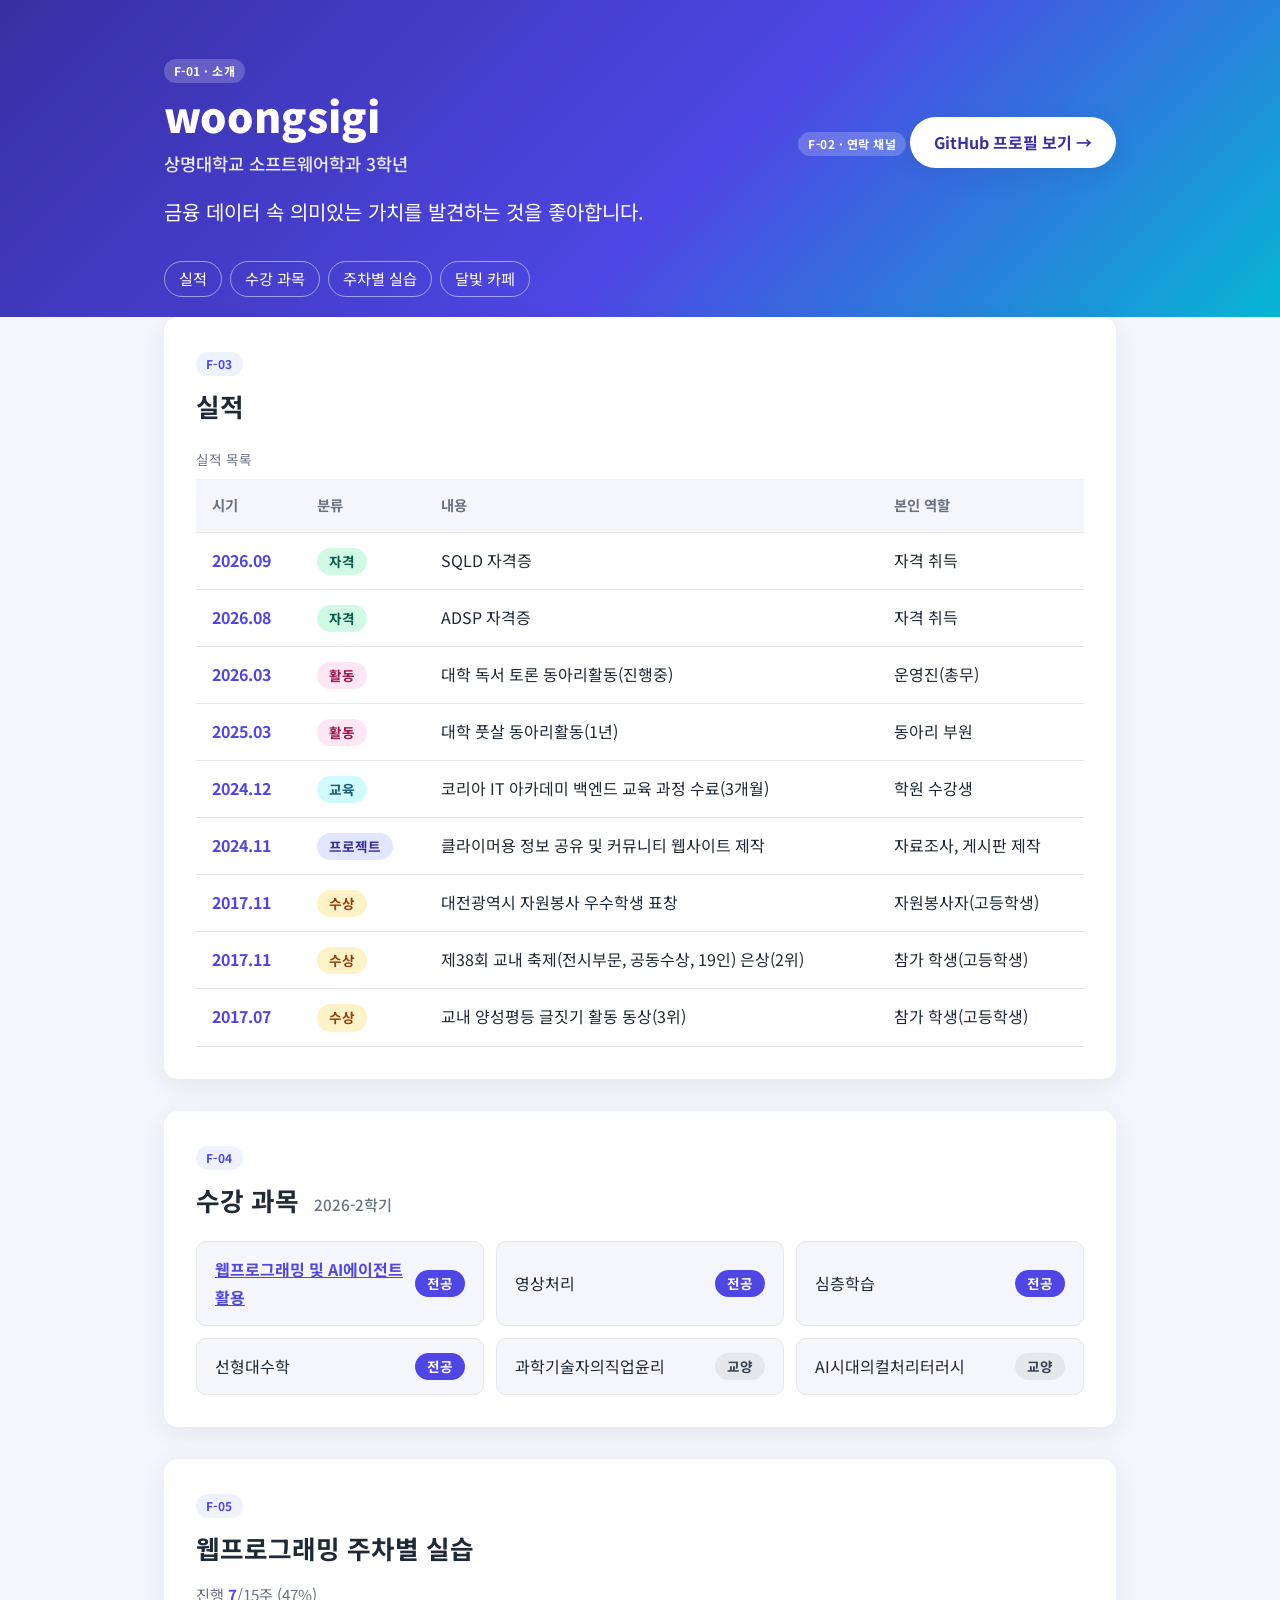
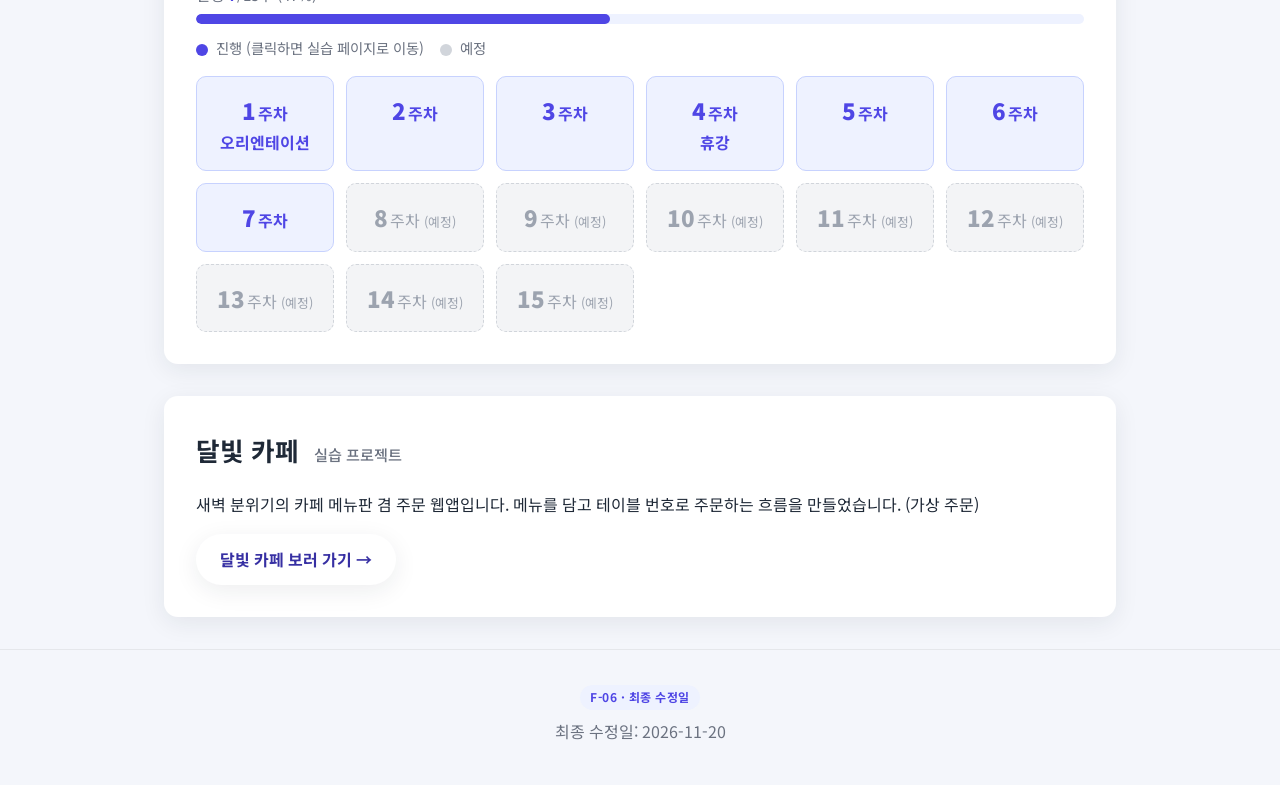
<file: index.html>
<!DOCTYPE html>
<html lang="ko">
<head>
    <meta charset="UTF-8">
    <meta name="viewport" content="width=device-width, initial-scale=1.0">
    <title>woongsigi의 웹프로그래밍 실습 공간</title>
    <meta name="description" content="금융 데이터 속 의미있는 가치를 발견하는 것을 좋아하는 상명대학교 소프트웨어학과 학생의 개인 이력서">
    <meta property="og:type" content="website">
    <meta property="og:title" content="woongsigi | 개인 이력서">
    <meta property="og:description" content="금융 데이터 속 의미있는 가치를 발견하는 것을 좋아하는 상명대학교 소프트웨어학과 학생의 개인 이력서">
    <meta property="og:url" content="https://woongsigi.smu.ai.kr/">
    <meta name="theme-color" content="#4f46e5">
    <link rel="icon" href="data:image/svg+xml,%3Csvg%20xmlns='http://www.w3.org/2000/svg'%20viewBox='0%200%2032%2032'%3E%3Crect%20width='32'%20height='32'%20rx='7'%20fill='%234f46e5'/%3E%3Ctext%20x='16'%20y='23'%20font-size='20'%20font-family='sans-serif'%20font-weight='700'%20text-anchor='middle'%20fill='white'%3EW%3C/text%3E%3C/svg%3E">
    <link rel="preconnect" href="https://fonts.googleapis.com">
    <link rel="preconnect" href="https://fonts.gstatic.com" crossorigin>
    <link rel="stylesheet" href="https://fonts.googleapis.com/css2?family=Noto+Sans+KR:wght@400;500;700;900&amp;display=swap">
    <link rel="stylesheet" href="style.css?v=20261021">
</head>
<body>
<!-- Claude 편집 테스트: 이 주석은 화면에 보이지 않습니다 -->

<!-- ==========================================================
     HEADER  (F-01 소개 / F-02 연락 채널)
     ========================================================== -->
<header id="top">
    <div class="container header-inner">

        <!-- F-01 소개 : 활동명 / 소속 / 한 줄 소개 -->
        <div class="profile" id="f01">
            <p class="badge">F-01 · 소개</p>
            <!-- [직접 입력] 활동명 (실명 금지) -->
            <h1>woongsigi</h1>
            <p class="affiliation">상명대학교 소프트웨어학과 3학년</p>
            <!-- [직접 입력] 관심 분야를 담은 한 줄 소개 (1문장, 50자 이내) -->
            <p class="intro">금융 데이터 속 의미있는 가치를 발견하는 것을 좋아합니다.</p>
        </div>

        <!-- F-02 연락 채널 : GitHub 링크 1개만 (이메일·전화번호 등 금지) -->
        <div class="contact" id="f02">
            <p class="badge">F-02 · 연락 채널</p>
            <!-- [직접 입력] href를 본인 GitHub 프로필 주소로 수정 -->
            <a class="button" href="https://github.com/woongkyu1182" target="_blank" rel="noopener">GitHub 프로필 보기 →</a>
        </div>

    </div>

    <nav class="container" aria-label="페이지 내 이동">
        <ul>
            <li><a href="#f03">실적</a></li>
            <li><a href="#f04">수강 과목</a></li>
            <li><a href="#f05">주차별 실습</a></li>
            <li><a href="#cafe">달빛 카페</a></li>
        </ul>
    </nav>
</header>

<main class="container">

    <!-- ==========================================================
         F-03 실적 목록 (표 / 시기 역순 / 4건 이상 / 중·고등학교 시절 1건 이상)
         ========================================================== -->
    <section id="f03" aria-labelledby="f03-title">
        <p class="badge">F-03</p>
        <h2 id="f03-title">실적</h2>
        <div class="table-wrap">
            <table>
                <caption>실적 목록</caption>
                <thead>
                    <tr>
                        <th scope="col">시기</th>
                        <th scope="col">분류</th>
                        <th scope="col">내용</th>
                        <th scope="col">본인 역할</th>
                    </tr>
                </thead>
                <tbody>
                    <!--
                        [직접 입력] 규칙
                        - 시기: YYYY.MM  / 최신이 맨 위
                        - 분류: 프로젝트 · 수상 · 자격 · 활동 · 교육 중 하나
                        - 학교명·실명 금지 (예: "고등학교 SW동아리")
                        - 분류 span의 class: project / award / license / activity / education
                          (분류에 맞춰 class와 글자를 함께 바꾸세요)
                    -->
                    <tr>
                        <td>2026.09</td>
                        <td><span class="tag license">자격</span></td>
                        <td>SQLD 자격증</td>
                        <td>자격 취득</td>
                    </tr>
                    <tr>
                        <td>2026.08</td>
                        <td><span class="tag license">자격</span></td>
                        <td>ADSP 자격증</td>
                        <td>자격 취득</td>
                    </tr>
                    <tr>
                        <td>2026.03</td>
                        <td><span class="tag activity">활동</span></td>
                        <td>대학 독서 토론 동아리활동(진행중)</td>
                        <td>운영진(총무)</td>
                    </tr>
                    <tr>
                        <td>2025.03</td>
                        <td><span class="tag activity">활동</span></td>
                        <td>대학 풋살 동아리활동(1년)</td>
                        <td>동아리 부원</td>
                    </tr>
                    <tr>
                        <td>2024.12</td>
                        <td><span class="tag education">교육</span></td>
                        <td>코리아 IT 아카데미 백엔드 교육 과정 수료(3개월) </td>
                        <td>학원 수강생</td>
                    </tr>
                    <tr>
                        <td>2024.11</td>
                        <td><span class="tag project">프로젝트</span></td>
                        <td>클라이머용 정보 공유 및 커뮤니티 웹사이트 제작 </td>
                        <td>자료조사, 게시판 제작 </td>
                    </tr>
                    <tr>
                        <td>2017.11</td>
                        <td><span class="tag award">수상</span></td>
                        <td>대전광역시 자원봉사 우수학생 표창</td>
                        <td>자원봉사자(고등학생)</td>
                    </tr>
                    <tr>
                        <td>2017.11</td>
                        <td><span class="tag award">수상</span></td>
                        <td>제38회 교내 축제(전시부문, 공동수상, 19인) 은상(2위)</td>
                        <td>참가 학생(고등학생)</td>
                    </tr>
                    <tr>
                        <td>2017.07</td>
                        <td><span class="tag award">수상</span></td>
                        <td>교내 양성평등 글짓기 활동 동상(3위)</td>
                        <td>참가 학생(고등학생)</td>
                    </tr>
                    <!-- 중·고등학교 시절 실적 1건 이상 필수 -->
                    <!-- 실적을 더 추가하려면 위 <tr> 블록을 복사해서 시기 순서에 맞게 끼워 넣으세요 -->
                </tbody>
            </table>
        </div>
    </section>

    <!-- ==========================================================
         F-04 수강 과목 (2026-2학기 전체 / 과목명 + 이수 구분)
         ========================================================== -->
    <section id="f04" aria-labelledby="f04-title">
        <p class="badge">F-04</p>
        <h2 id="f04-title">수강 과목 <span class="sub">2026-2학기</span></h2>
        <ul class="course-list">
            <!-- 본 과목 : F-05 영역으로 이동하는 링크 -->
            <li>
                <a href="#f05">웹프로그래밍 및 AI에이전트 활용</a>
                <span class="tag major">전공</span>
            </li>
            <!-- [직접 입력] 이번 학기 나머지 수강 과목을 모두 추가 (전공 → class="tag major" / 교양 → class="tag general") -->
            <li>
                <span class="course-name">영상처리</span>
                <span class="tag major">전공</span>
            </li>
            <li>
                <span class="course-name">심층학습</span>
                <span class="tag major">전공</span>
            </li>
            <li>
                <span class="course-name">선형대수학</span>
                <span class="tag major">전공</span>
            </li>
            <li>
                <span class="course-name">과학기술자의직업윤리</span>
                <span class="tag general">교양</span>
            </li>
            <li>
                <span class="course-name">AI시대의컬처리터러시</span>
                <span class="tag general">교양</span>
            </li>
            <!--
            <li>
                <span class="course-name">과목명</span>
                <span class="tag major">전공</span>
            </li>
            -->
        </ul>
    </section>

    <!-- ==========================================================
         F-05 본 과목 주차별 링크 (1~15주차 / 진행 = 링크 / 예정 = 링크 없음)
         ========================================================== -->
    <section id="f05" aria-labelledby="f05-title">
        <p class="badge">F-05</p>
        <h2 id="f05-title">웹프로그래밍 주차별 실습</h2>
        <!-- 진행률: 진행한 주차 수(value)와 전체 15주(max)를 같게 유지 -->
        <p class="progress-text">진행 <strong>7</strong>/15주 (47%)</p>
        <progress class="progress-bar" value="7" max="15" aria-label="본 과목 진행률">47%</progress>
        <p class="legend">
            <span class="dot done-dot"></span> 진행 (클릭하면 실습 페이지로 이동)
            <span class="dot planned-dot"></span> 예정
        </p>
        <ol class="weeks">
            <!-- [직접 입력] 진행한 주차: class="done" + 실습 페이지 경로(href) 수정 -->
            <li class="done"><span class="no-link"><span class="num">1</span>주차<span class="note">오리엔테이션</span></span></li>
            <li class="done"><a href="doc1.html"><span class="num">2</span>주차</a></li>
            <li class="done"><a href="doc2.html"><span class="num">3</span>주차</a></li>
            <li class="done"><span class="no-link"><span class="num">4</span>주차<span class="note">휴강</span></span></li>
            <li class="done"><a href="doc03.html"><span class="num">5</span>주차</a></li>
            <li class="done"><a href="doc04.html"><span class="num">6</span>주차</a></li>
            <li class="done"><a href="doc05.html"><span class="num">7</span>주차</a></li>
            <!-- 예정 주차: 링크 없음. 진행하면 아래처럼 교체
                 <li class="done"><a href="week08.html"><span class="num">8</span>주차</a></li> -->
            <li class="planned"><span class="num">8</span>주차 <em>(예정)</em></li>
            <li class="planned"><span class="num">9</span>주차 <em>(예정)</em></li>
            <li class="planned"><span class="num">10</span>주차 <em>(예정)</em></li>
            <li class="planned"><span class="num">11</span>주차 <em>(예정)</em></li>
            <li class="planned"><span class="num">12</span>주차 <em>(예정)</em></li>
            <li class="planned"><span class="num">13</span>주차 <em>(예정)</em></li>
            <li class="planned"><span class="num">14</span>주차 <em>(예정)</em></li>
            <li class="planned"><span class="num">15</span>주차 <em>(예정)</em></li>
        </ol>
    </section>

    <!-- ==========================================================
         달빛 카페 (수업 실습 프로젝트: 카페 주문 웹앱)
         ========================================================== -->
    <section id="cafe" aria-labelledby="cafe-title">
        <h2 id="cafe-title">달빛 카페 <span class="sub">실습 프로젝트</span></h2>
        <p>새벽 분위기의 카페 메뉴판 겸 주문 웹앱입니다. 메뉴를 담고 테이블 번호로 주문하는 흐름을 만들었습니다. (가상 주문)</p>
        <a class="button" href="달빛카페/index.html">달빛 카페 보러 가기 →</a>
    </section>

    <!-- [선택·가산점] 추가 요구사항(A-01~)을 구현했다면 여기에 <section id="a01"> 추가 -->

</main>

<!-- ==========================================================
     FOOTER  (F-06 최종 수정일)
     ========================================================== -->
<footer id="f06">
    <div class="container">
        <p class="badge">F-06 · 최종 수정일</p>
        <!-- [직접 입력] 배포 저장소의 마지막 커밋 날짜와 같게 -->
        <p>최종 수정일: 2026-11-20</p>
    </div>
</footer>

</body>
</html>
</file>
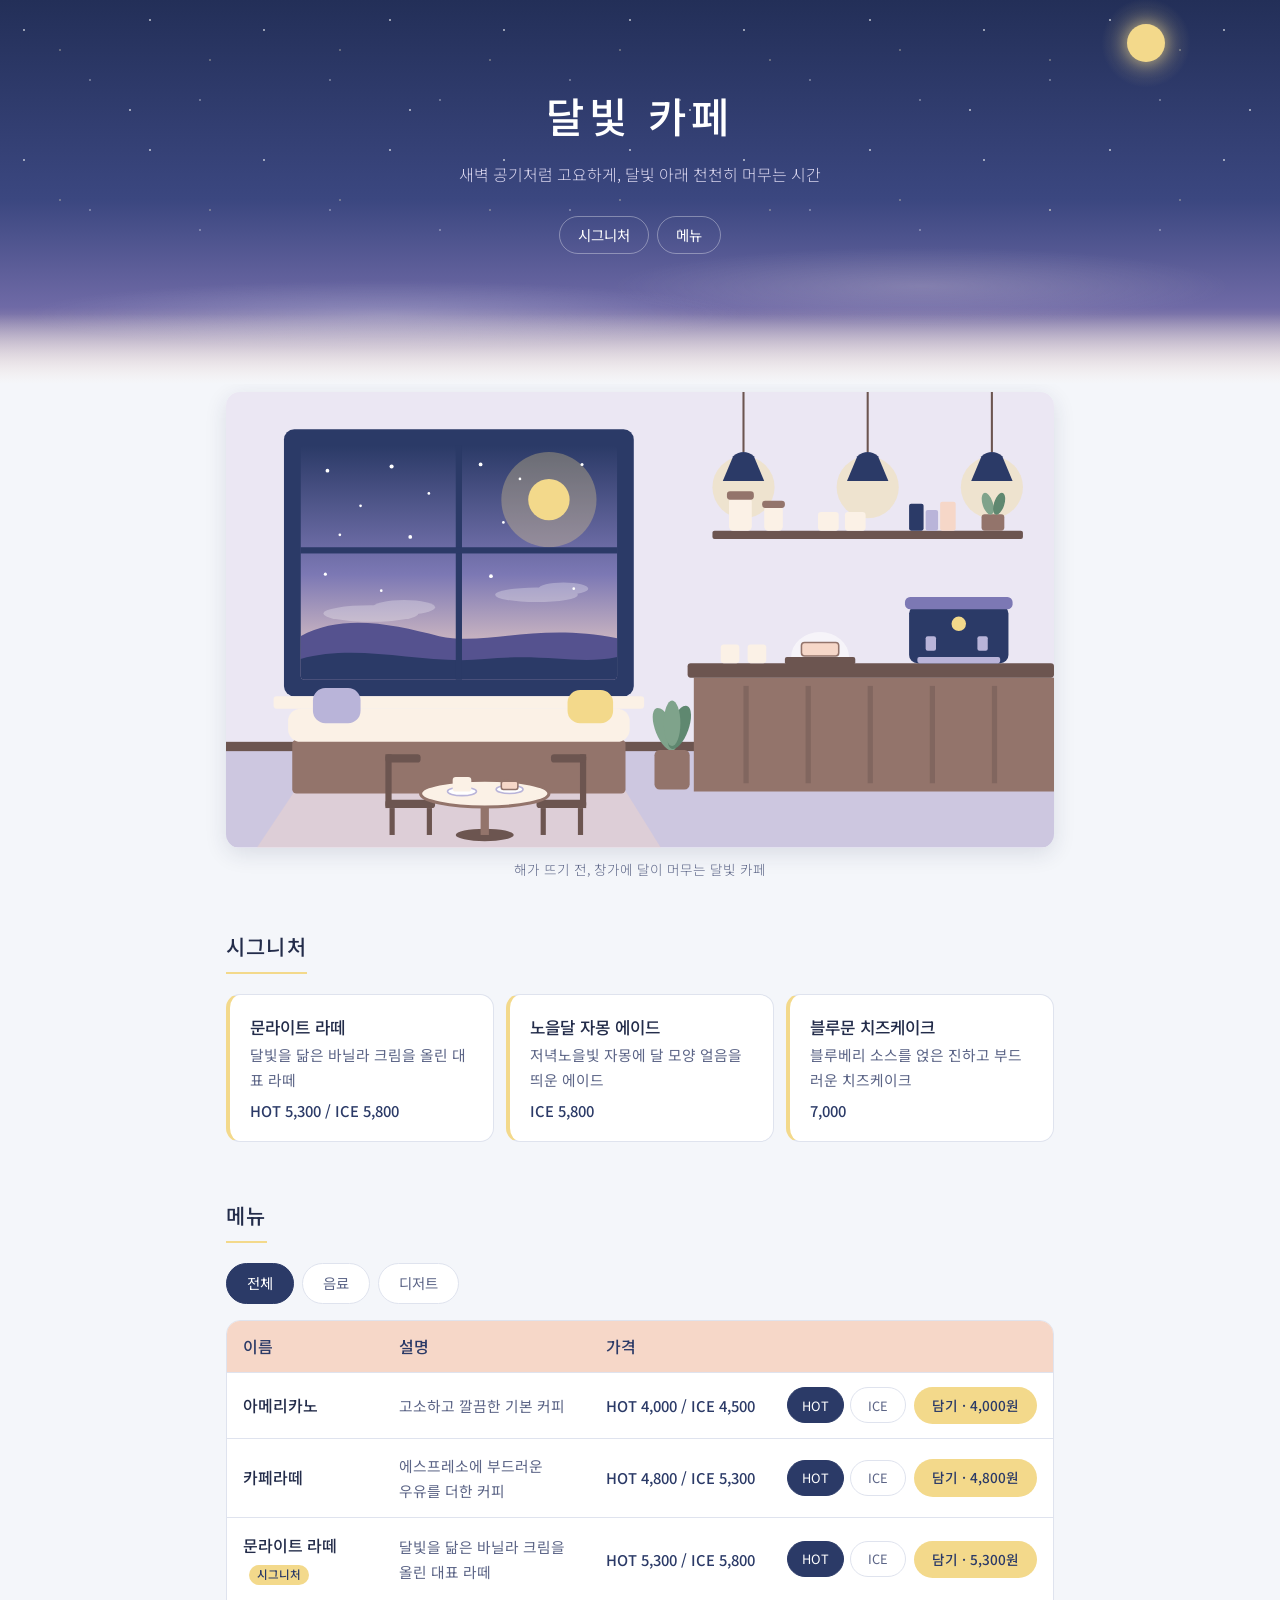
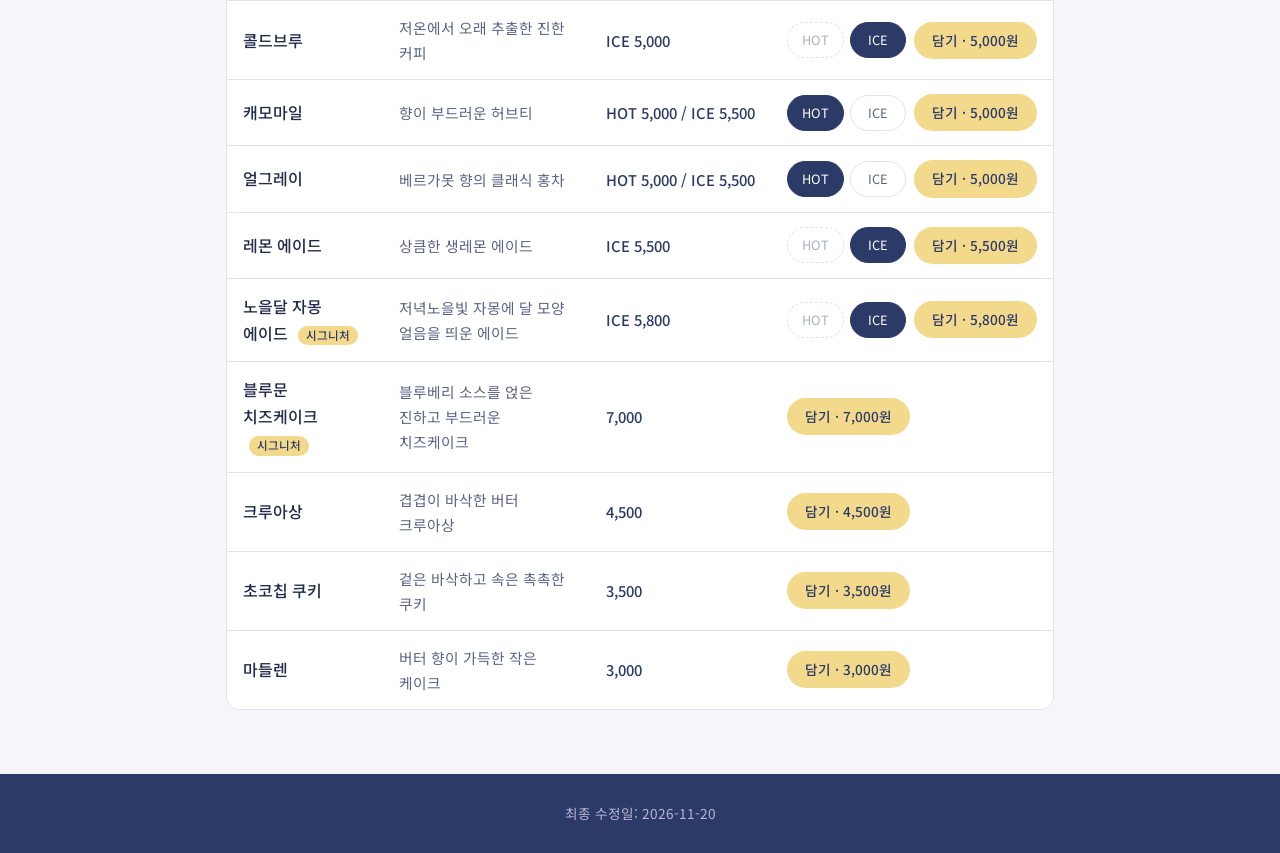
<file: 달빛카페/index.html>
<!DOCTYPE html>
<html lang="ko">
<head>
<meta charset="UTF-8">
<meta name="viewport" content="width=device-width, initial-scale=1">
<title>달빛 카페</title>
<link rel="preconnect" href="https://fonts.googleapis.com">
<link rel="preconnect" href="https://fonts.gstatic.com" crossorigin>
<link rel="stylesheet" href="https://fonts.googleapis.com/css2?family=Noto+Sans+KR:wght@300;400;500&amp;display=swap">
<link rel="stylesheet" href="style.css">
<script src="script.js" defer></script>

</head>
<body>

<header id="top">
    <div class="sky" aria-hidden="true">
        <span class="moon"></span>
        <span class="mist"></span>
    </div>
    <h1>달빛 카페</h1>
    <p class="intro">새벽 공기처럼 고요하게, 달빛 아래 천천히 머무는 시간</p>
    <nav aria-label="페이지 내 이동">
        <ul>
            <li><a href="#signature">시그니처</a></li>
            <li><a href="#menu">메뉴</a></li>
        </ul>
    </nav>
</header>

<main>

    <!-- 카페 내부 일러스트 (SVG). 색과 움직임은 style.css의 s- 로 시작하는 클래스가 정한다. -->
    <figure class="scene">
        <svg class="scene-art" viewBox="0 0 800 440" role="img" aria-label="새벽 하늘이 보이는 창가 자리와 카운터, 테이블이 있는 달빛 카페 내부 그림">
            <defs>
                <linearGradient id="sky-grad" x1="0" y1="0" x2="0" y2="1">
                    <stop class="sky-a" offset="0"/>
                    <stop class="sky-b" offset="0.55"/>
                    <stop class="sky-c" offset="1"/>
                </linearGradient>
                <clipPath id="win-clip">
                    <rect x="72" y="52" width="306" height="226" rx="4"/>
                </clipPath>
            </defs>

            <!-- 벽과 바닥 -->
            <rect class="s-wall" x="0" y="0" width="800" height="440"/>
            <rect class="s-floor" x="0" y="345" width="800" height="95"/>
            <rect class="s-base" x="0" y="338" width="800" height="9"/>
            <polygon class="s-lightpatch" points="92,347 362,347 420,440 30,440"/>

            <!-- 창문: 새벽 하늘 -->
            <rect class="s-frame" x="56" y="36" width="338" height="258" rx="10"/>
            <g clip-path="url(#win-clip)">
                <rect class="s-sky" x="72" y="52" width="306" height="226"/>
                <circle class="s-moon-halo" cx="312" cy="104" r="46"/>
                <circle class="s-moon" cx="312" cy="104" r="20"/>
                <g class="s-stars">
                    <circle class="s-star" cx="98" cy="76" r="1.8"/>
                    <circle class="s-star" cx="130" cy="110" r="1.3"/>
                    <circle class="s-star" cx="160" cy="72" r="2"/>
                    <circle class="s-star" cx="196" cy="98" r="1.3"/>
                    <circle class="s-star" cx="246" cy="70" r="1.8"/>
                    <circle class="s-star" cx="268" cy="126" r="1.3"/>
                    <circle class="s-star" cx="344" cy="70" r="1.5"/>
                    <circle class="s-star" cx="110" cy="138" r="1.3"/>
                    <circle class="s-star" cx="178" cy="140" r="1.8"/>
                    <circle class="s-star" cx="284" cy="84" r="1.3"/>
                    <circle class="s-star" cx="96" cy="176" r="1.5"/>
                    <circle class="s-star" cx="150" cy="192" r="1.3"/>
                    <circle class="s-star" cx="256" cy="178" r="1.8"/>
                    <circle class="s-star" cx="336" cy="190" r="1.3"/>
                </g>
                <g class="s-cloud">
                    <ellipse cx="140" cy="214" rx="46" ry="8"/>
                    <ellipse cx="172" cy="208" rx="30" ry="7"/>
                </g>
                <g class="s-cloud s-cloud-b">
                    <ellipse cx="300" cy="196" rx="40" ry="7"/>
                    <ellipse cx="326" cy="190" rx="24" ry="6"/>
                </g>
                <path class="s-hill-far" d="M72 278V236C112 214 160 224 206 236C252 246 300 222 378 238V278Z"/>
                <path class="s-hill-near" d="M72 278V258C130 242 190 264 250 258C310 252 340 264 378 256V278Z"/>
            </g>
            <rect class="s-frame" x="222" y="52" width="6" height="226"/>
            <rect class="s-frame" x="72" y="150" width="306" height="6"/>
            <rect class="s-sill" x="46" y="294" width="358" height="12" rx="3"/>

            <!-- 창가 자리 -->
            <rect class="s-wood" x="64" y="336" width="322" height="52" rx="4"/>
            <rect class="s-cushion" x="60" y="306" width="330" height="32" rx="12"/>
            <rect class="s-pillow-a" x="84" y="286" width="46" height="34" rx="12"/>
            <rect class="s-pillow-b" x="330" y="288" width="44" height="32" rx="12"/>

            <!-- 천장 조명 -->
            <g class="s-lamp">
                <line class="s-cord" x1="500" y1="0" x2="500" y2="58"/>
                <circle class="s-lamp-glow" cx="500" cy="92" r="30"/>
                <path class="s-shade" d="M480 86L490 62Q500 54 510 62L520 86Z"/>
            </g>
            <g class="s-lamp s-lamp-b">
                <line class="s-cord" x1="620" y1="0" x2="620" y2="58"/>
                <circle class="s-lamp-glow" cx="620" cy="92" r="30"/>
                <path class="s-shade" d="M600 86L610 62Q620 54 630 62L640 86Z"/>
            </g>
            <g class="s-lamp s-lamp-c">
                <line class="s-cord" x1="740" y1="0" x2="740" y2="58"/>
                <circle class="s-lamp-glow" cx="740" cy="92" r="30"/>
                <path class="s-shade" d="M720 86L730 62Q740 54 750 62L760 86Z"/>
            </g>

            <!-- 선반 -->
            <rect class="s-shelf" x="470" y="134" width="300" height="8" rx="2"/>
            <rect class="s-jar" x="486" y="102" width="22" height="32" rx="4"/>
            <rect class="s-jar-lid" x="484" y="96" width="26" height="8" rx="3"/>
            <rect class="s-jar" x="520" y="110" width="18" height="24" rx="4"/>
            <rect class="s-jar-lid" x="518" y="105" width="22" height="7" rx="3"/>
            <rect class="s-mug" x="572" y="116" width="20" height="18" rx="3"/>
            <rect class="s-mug" x="598" y="116" width="20" height="18" rx="3"/>
            <rect class="s-book-a" x="660" y="108" width="14" height="26" rx="2"/>
            <rect class="s-book-b" x="676" y="114" width="12" height="20" rx="2"/>
            <rect class="s-book-c" x="690" y="106" width="15" height="28" rx="2"/>
            <rect class="s-pot" x="730" y="118" width="22" height="16" rx="3"/>
            <ellipse class="s-leaf" cx="736" cy="108" rx="5" ry="11" transform="rotate(-18 736 108)"/>
            <ellipse class="s-leaf s-leaf-b" cx="747" cy="108" rx="5" ry="11" transform="rotate(18 747 108)"/>

            <!-- 카운터 -->
            <rect class="s-counter" x="452" y="276" width="348" height="110"/>
            <rect class="s-slat" x="500" y="284" width="5" height="94"/>
            <rect class="s-slat" x="560" y="284" width="5" height="94"/>
            <rect class="s-slat" x="620" y="284" width="5" height="94"/>
            <rect class="s-slat" x="680" y="284" width="5" height="94"/>
            <rect class="s-slat" x="740" y="284" width="5" height="94"/>
            <rect class="s-counter-top" x="446" y="262" width="354" height="14" rx="3"/>

            <!-- 카운터 위: 케이크 돔, 컵, 에스프레소 머신 -->
            <rect class="s-dome-base" x="540" y="256" width="68" height="7" rx="2"/>
            <path class="s-dome" d="M546 256a28 24 0 0 1 56 0Z"/>
            <rect class="s-cake" x="556" y="242" width="36" height="13" rx="3"/>
            <rect class="s-mug" x="478" y="244" width="18" height="18" rx="3"/>
            <rect class="s-mug" x="504" y="244" width="18" height="18" rx="3"/>
            <rect class="s-machine" x="660" y="206" width="96" height="56" rx="8"/>
            <rect class="s-machine-top" x="656" y="198" width="104" height="12" rx="5"/>
            <rect class="s-machine-detail" x="676" y="236" width="10" height="14" rx="2"/>
            <rect class="s-machine-detail" x="726" y="236" width="10" height="14" rx="2"/>
            <circle class="s-gauge" cx="708" cy="224" r="7"/>
            <rect class="s-machine-detail" x="668" y="256" width="80" height="6" rx="2"/>

            <!-- 바닥의 화분 -->
            <ellipse class="s-leaf" cx="424" cy="326" rx="9" ry="22" transform="rotate(-22 424 326)"/>
            <ellipse class="s-leaf s-leaf-b" cx="438" cy="324" rx="9" ry="22" transform="rotate(20 438 324)"/>
            <ellipse class="s-leaf" cx="431" cy="320" rx="8" ry="22"/>
            <rect class="s-pot" x="414" y="346" width="34" height="38" rx="5"/>

            <!-- 테이블과 의자 -->
            <rect class="s-chair" x="154" y="350" width="6" height="52"/>
            <rect class="s-chair" x="154" y="350" width="34" height="8" rx="3"/>
            <rect class="s-chair" x="154" y="394" width="48" height="8" rx="3"/>
            <rect class="s-chair" x="158" y="402" width="5" height="26"/>
            <rect class="s-chair" x="194" y="402" width="5" height="26"/>

            <rect class="s-chair" x="342" y="350" width="6" height="52"/>
            <rect class="s-chair" x="314" y="350" width="34" height="8" rx="3"/>
            <rect class="s-chair" x="300" y="394" width="48" height="8" rx="3"/>
            <rect class="s-chair" x="304" y="402" width="5" height="26"/>
            <rect class="s-chair" x="340" y="402" width="5" height="26"/>

            <ellipse class="s-table-base" cx="250" cy="428" rx="28" ry="6"/>
            <rect class="s-table-leg" x="246" y="390" width="8" height="38"/>
            <ellipse class="s-table-top" cx="250" cy="388" rx="62" ry="13"/>
            <ellipse class="s-plate" cx="274" cy="384" rx="13" ry="4"/>
            <rect class="s-cake" x="266" y="376" width="16" height="8" rx="2"/>
            <ellipse class="s-plate" cx="228" cy="386" rx="14" ry="4"/>
            <rect class="s-mug" x="219" y="372" width="18" height="14" rx="3"/>
        </svg>
        <figcaption>해가 뜨기 전, 창가에 달이 머무는 달빛 카페</figcaption>
    </figure>

    <section id="signature" aria-labelledby="signature-title">
        <h2 id="signature-title">시그니처</h2>
        <ul class="signature-list">
            <li data-id="moonlight-latte">
                <h3>문라이트 라떼</h3>
                <p>달빛을 닮은 바닐라 크림을 올린 대표 라떼</p>
                <p class="price">HOT 5,300 / ICE 5,800</p>
            </li>
            <li data-id="sunset-grapefruit-ade">
                <h3>노을달 자몽 에이드</h3>
                <p>저녁노을빛 자몽에 달 모양 얼음을 띄운 에이드</p>
                <p class="price">ICE 5,800</p>
            </li>
            <li data-id="bluemoon-cheesecake">
                <h3>블루문 치즈케이크</h3>
                <p>블루베리 소스를 얹은 진하고 부드러운 치즈케이크</p>
                <p class="price">7,000</p>
            </li>
        </ul>
    </section>

    <section id="menu" aria-labelledby="menu-title">
        <h2 id="menu-title">메뉴</h2>
        <div class="table-wrap">
            <table>
                <caption>달빛 카페 메뉴 (음료와 디저트)</caption>
                <thead>
                    <tr>
                        <th scope="col">이름</th>
                        <th scope="col">설명</th>
                        <th scope="col">가격</th>
                    </tr>
                </thead>
                <tbody>
                    <!-- 음료 : 분류 drink, HOT/ICE 가격은 data-hot / data-ice (없으면 제공 안 함) -->
                    <tr data-id="americano" data-category="drink" data-hot="4000" data-ice="4500">
                        <th scope="row">아메리카노</th>
                        <td>고소하고 깔끔한 기본 커피</td>
                        <td>HOT 4,000 / ICE 4,500</td>
                    </tr>
                    <tr data-id="cafe-latte" data-category="drink" data-hot="4800" data-ice="5300">
                        <th scope="row">카페라떼</th>
                        <td>에스프레소에 부드러운 우유를 더한 커피</td>
                        <td>HOT 4,800 / ICE 5,300</td>
                    </tr>
                    <tr data-id="moonlight-latte" data-category="drink" data-hot="5300" data-ice="5800" data-signature="true">
                        <th scope="row">문라이트 라떼 <span class="mark">시그니처</span></th>
                        <td>달빛을 닮은 바닐라 크림을 올린 대표 라떼</td>
                        <td>HOT 5,300 / ICE 5,800</td>
                    </tr>
                    <tr data-id="cold-brew" data-category="drink" data-ice="5000">
                        <th scope="row">콜드브루</th>
                        <td>저온에서 오래 추출한 진한 커피</td>
                        <td>ICE 5,000</td>
                    </tr>
                    <tr data-id="chamomile" data-category="drink" data-hot="5000" data-ice="5500">
                        <th scope="row">캐모마일</th>
                        <td>향이 부드러운 허브티</td>
                        <td>HOT 5,000 / ICE 5,500</td>
                    </tr>
                    <tr data-id="earl-grey" data-category="drink" data-hot="5000" data-ice="5500">
                        <th scope="row">얼그레이</th>
                        <td>베르가못 향의 클래식 홍차</td>
                        <td>HOT 5,000 / ICE 5,500</td>
                    </tr>
                    <tr data-id="lemon-ade" data-category="drink" data-ice="5500">
                        <th scope="row">레몬 에이드</th>
                        <td>상큼한 생레몬 에이드</td>
                        <td>ICE 5,500</td>
                    </tr>
                    <tr data-id="sunset-grapefruit-ade" data-category="drink" data-ice="5800" data-signature="true">
                        <th scope="row">노을달 자몽 에이드 <span class="mark">시그니처</span></th>
                        <td>저녁노을빛 자몽에 달 모양 얼음을 띄운 에이드</td>
                        <td>ICE 5,800</td>
                    </tr>

                    <!-- 디저트 : 분류 dessert, 단일 가격은 data-price -->
                    <tr data-id="bluemoon-cheesecake" data-category="dessert" data-price="7000" data-signature="true">
                        <th scope="row">블루문 치즈케이크 <span class="mark">시그니처</span></th>
                        <td>블루베리 소스를 얹은 진하고 부드러운 치즈케이크</td>
                        <td>7,000</td>
                    </tr>
                    <tr data-id="croissant" data-category="dessert" data-price="4500">
                        <th scope="row">크루아상</th>
                        <td>겹겹이 바삭한 버터 크루아상</td>
                        <td>4,500</td>
                    </tr>
                    <tr data-id="choco-cookie" data-category="dessert" data-price="3500">
                        <th scope="row">초코칩 쿠키</th>
                        <td>겉은 바삭하고 속은 촉촉한 쿠키</td>
                        <td>3,500</td>
                    </tr>
                    <tr data-id="madeleine" data-category="dessert" data-price="3000">
                        <th scope="row">마들렌</th>
                        <td>버터 향이 가득한 작은 케이크</td>
                        <td>3,000</td>
                    </tr>
                </tbody>
            </table>
        </div>
    </section>

</main>

<footer id="footer">
    <p>최종 수정일: 2026-11-20</p>
</footer>

</body>
</html>
</file>
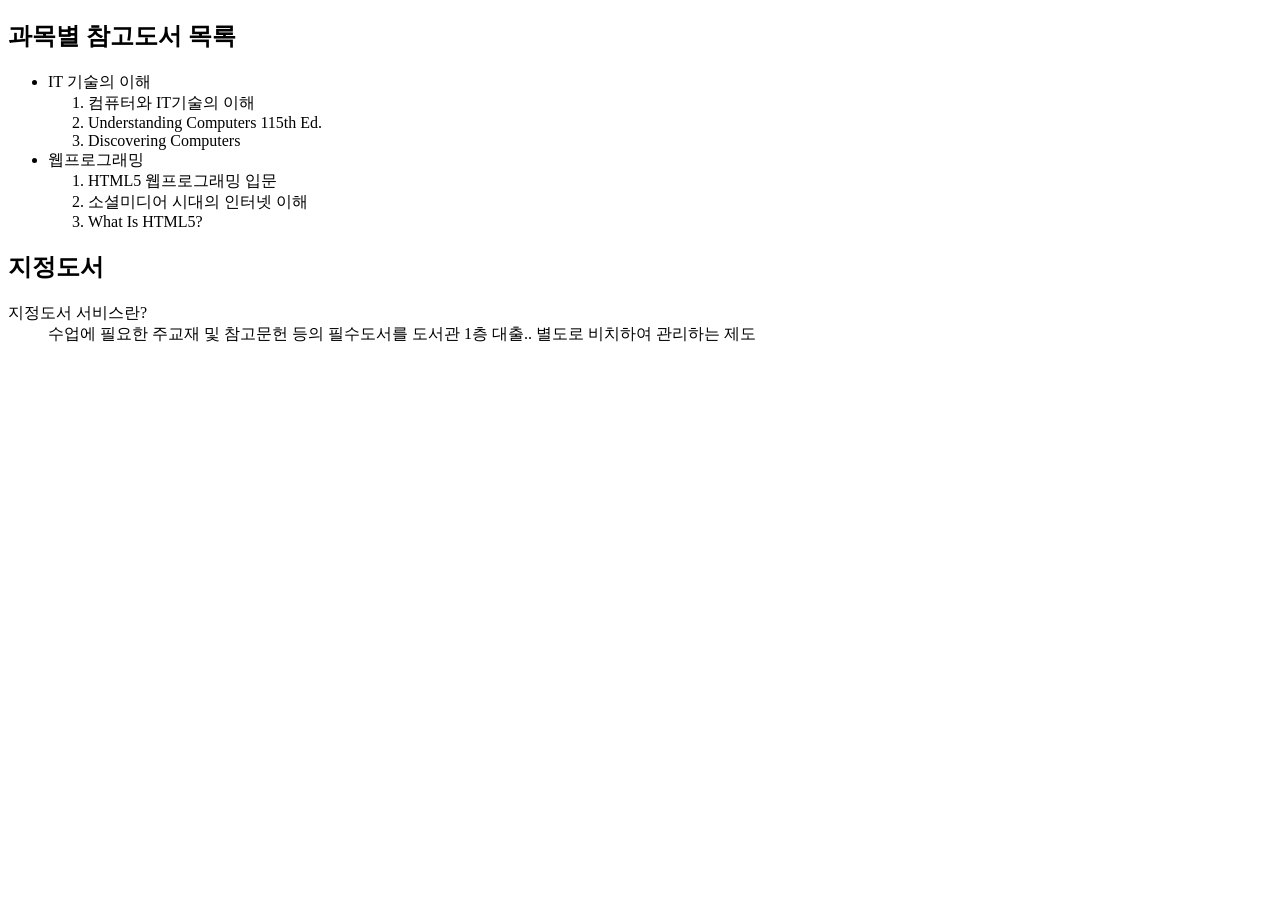
<file: doc03.html>
<!DOCTYPE html>
<html lang="ko">
    <head>
        <meta charset="UTF-8">
        <title>과목별 참고도서 목록</title>
    </head>
    <body>
        <h2>과목별 참고도서 목록</h2>
        <ul>
            <li>IT 기술의 이해
                <ol>
                    <li>컴퓨터와 IT기술의 이해</li>
                    <li>Understanding Computers 115th Ed.</li>
                    <li>Discovering Computers</li>
                </ol>
            </li>
            <li>웹프로그래밍
                <ol>
                    <li>HTML5 웹프로그래밍 입문</li>
                    <li>소셜미디어 시대의 인터넷 이해</li>
                    <li>What Is HTML5?</li>
                </ol>
            </li>
        </ul>
        <h2>지정도서</h2>
        <dl>
            <dt>지정도서 서비스란?</dt>
            <dd>수업에 필요한 주교재 및 참고문헌 등의 필수도서를 도서관 1층 대출..
                별도로 비치하여 관리하는 제도</dd>
        </dl>
    </body>
</html>
</file>
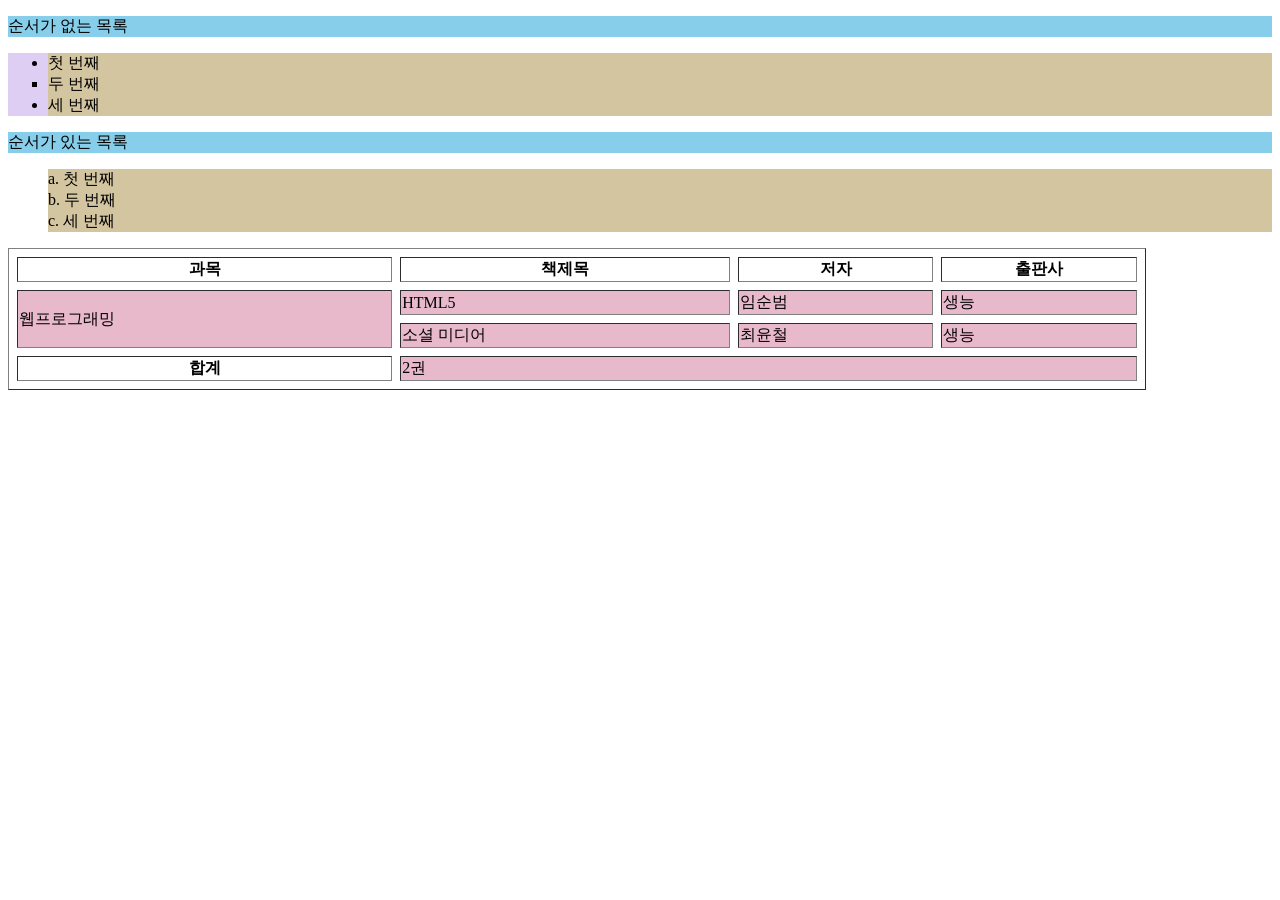
<file: doc04.html>
<!DOCTYPE html>
<html>
    <head>
        <meta charset="UTF-8">
        <style type="text/css">
            ol li {list-style-type: lower-alpha;} 
            ol {list-style-position: inside}
            ul {list-style-position: outside}
            li.kor {list-style-type: square;}
            li.usa {list-style-image: circle;}
            #book {width:90%; min-width:150px; border-spacing: 8px;}


            p {background-color: skyblue;}
            p:hover {background-color: rgb(233, 179, 147); transition: background;}
            ul {background-color: rgba(223, 206, 243, 0.995);}
            li {background-color: rgb(212, 197, 161);}
            td {background-color: rgb(232, 184, 203);}
        </style>
    </head>
    <body>
        <p>순서가 없는 목록</p>
        <ul>
            <li class="usa">첫 번째 </li>
            <li class="kor">두 번째 </li>
            <li class="usa">세 번째 </li>
        </ul>
        <p>순서가 있는 목록</p>
        <ol>
            <li>첫 번째 </li>
            <li>두 번째 </li>
            <li>세 번째 </li>
        </ol>

        <table border="1" id="book">
                <th>과목</th>
                <th>책제목</th>
                <th>저자</th>
                <th>출판사</th>
            </tr>
            <tr>
                <td rowspan="2">웹프로그래밍</td>
                <td>HTML5</td>
                <td>임순범</td>
                <td>생능</td>
            </tr>
            <tr>
                <td>소셜 미디어</td>
                <td>최윤철</td>
                <td>생능</td>
            </tr>
            <tr>
                <th>합계</th>
                <td colspan="3">2권</td>
            </tr>
        </table>
</body>
</html>
</file>
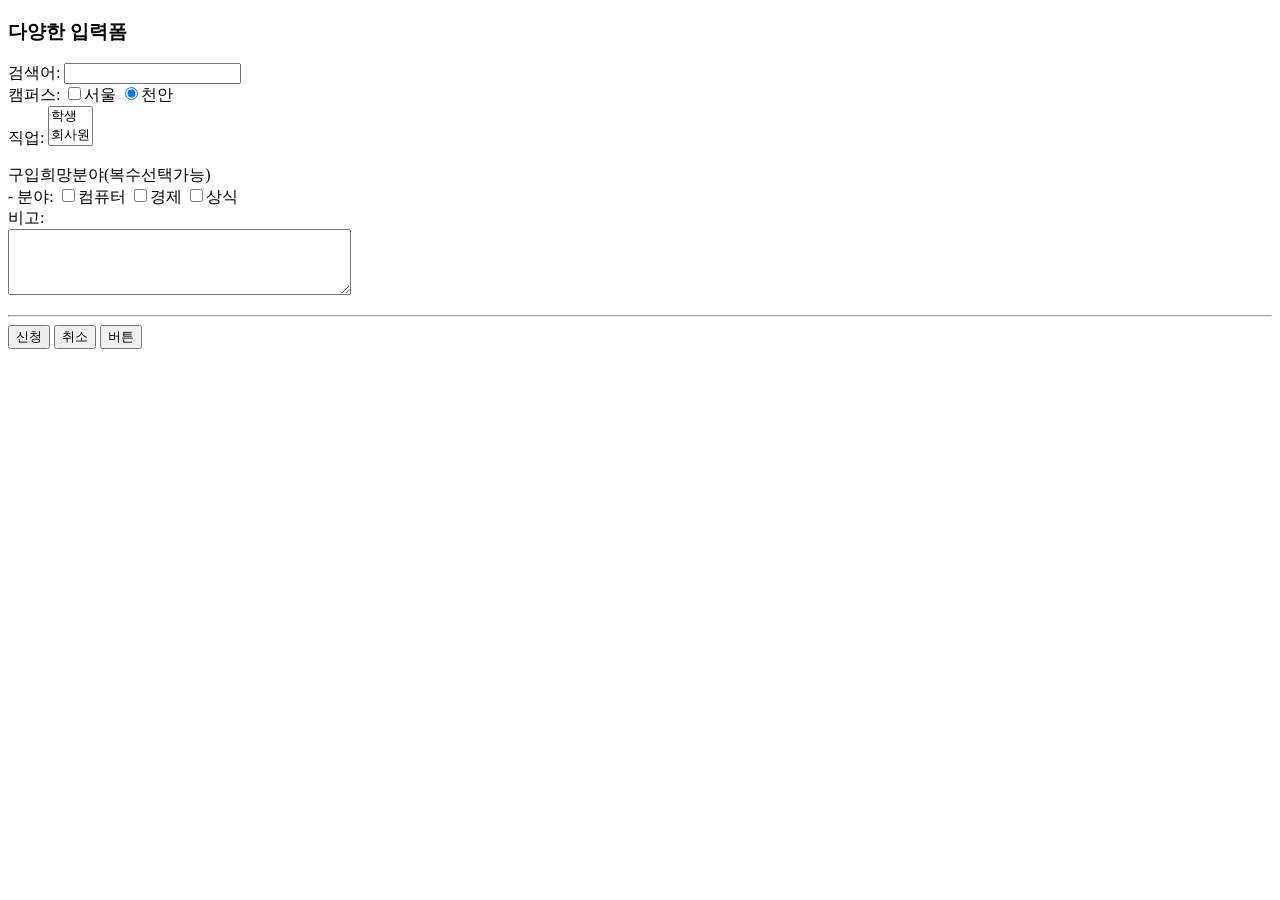
<file: doc05.html>
<!DOCTYPE html>
<head>
    <meta charset="UTF-8">
</head>
<body>
    <h3>다양한 입력폼</h3>
    <form method="get" action="https://lib.smu.ac.kr/search/">
검색어: <input type="password" name="q" /> <br>
캠퍼스: <input type="checkbox" name="campuscode" value="00"/>서울
    <input type="radio" name="campuscode" value="01" checked/>천안<br>
직업: <select name="job"  size="2">
    <option>학생</option> <option>회사원</option>
    <option>공무원</option> <option>기타</option>
    </select>
<p> 구입희망분야(복수선택가능)<br>
- 분야: <input type="checkbox" name="books" value="computer"/>컴퓨터
    <input type="checkbox" name="books" value="economy"/>경제
    <input type="checkbox" name="books" value="common"/>상식<br>
비고: <br>
    <textarea name="comments" rows="4" cols="40"></textarea>
</p> <hr>
    <input type="submit" value="신청"/>
    <input type="reset" value="취소"/>
    <input type="button" value="버튼" onclick="alert('버튼 클릭')">
</form>
</body>
</file>
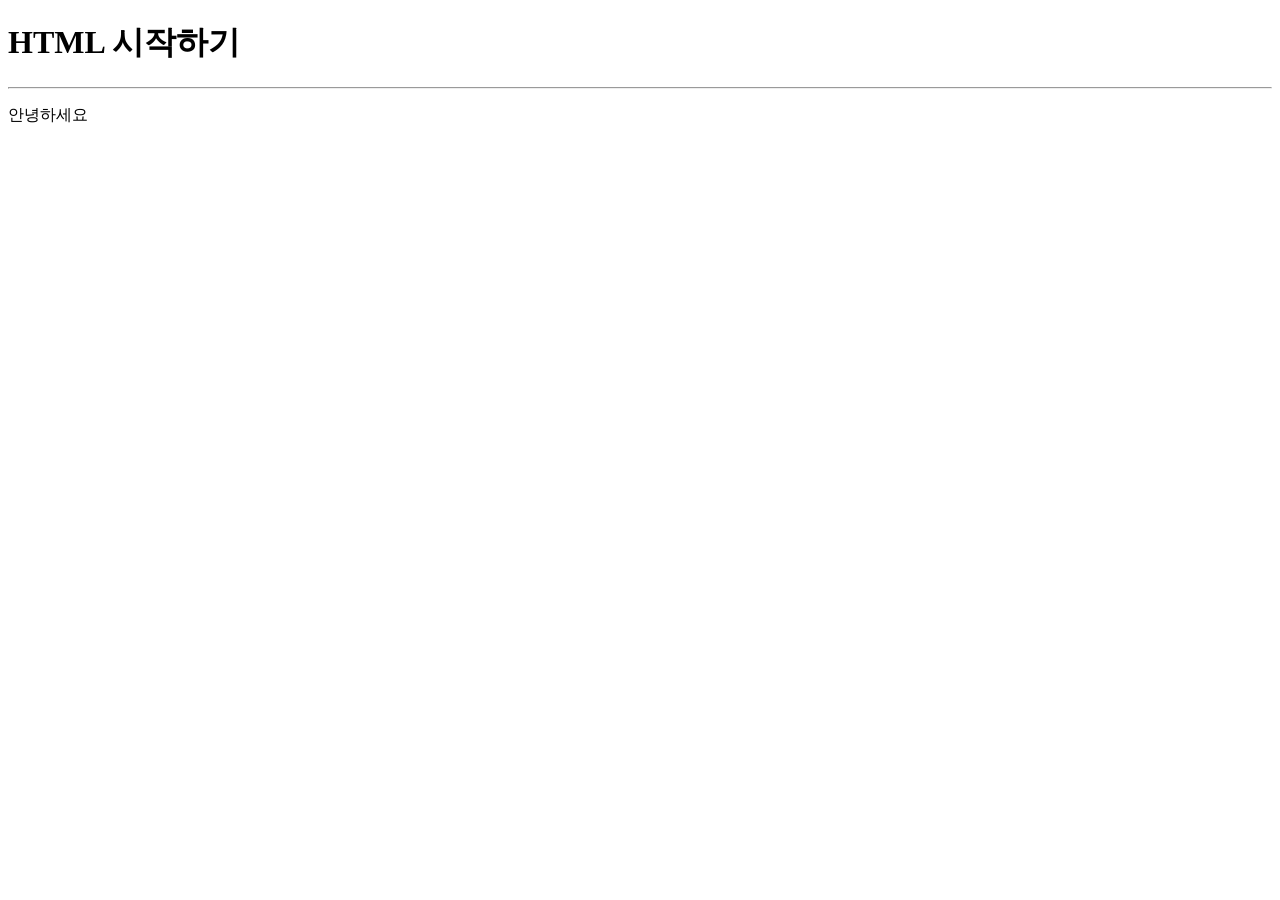
<file: doc1.html>
<!DOCTYPE html>
<html>
    <head>
        <meta charset="UTF-8">
        <title>HTML 시작하기</title>
    </head>
    <body>
        <h1> HTML 시작하기</h1>
        <hr>
        <p>안녕하세요</p>
    </body>
</html>
</file>
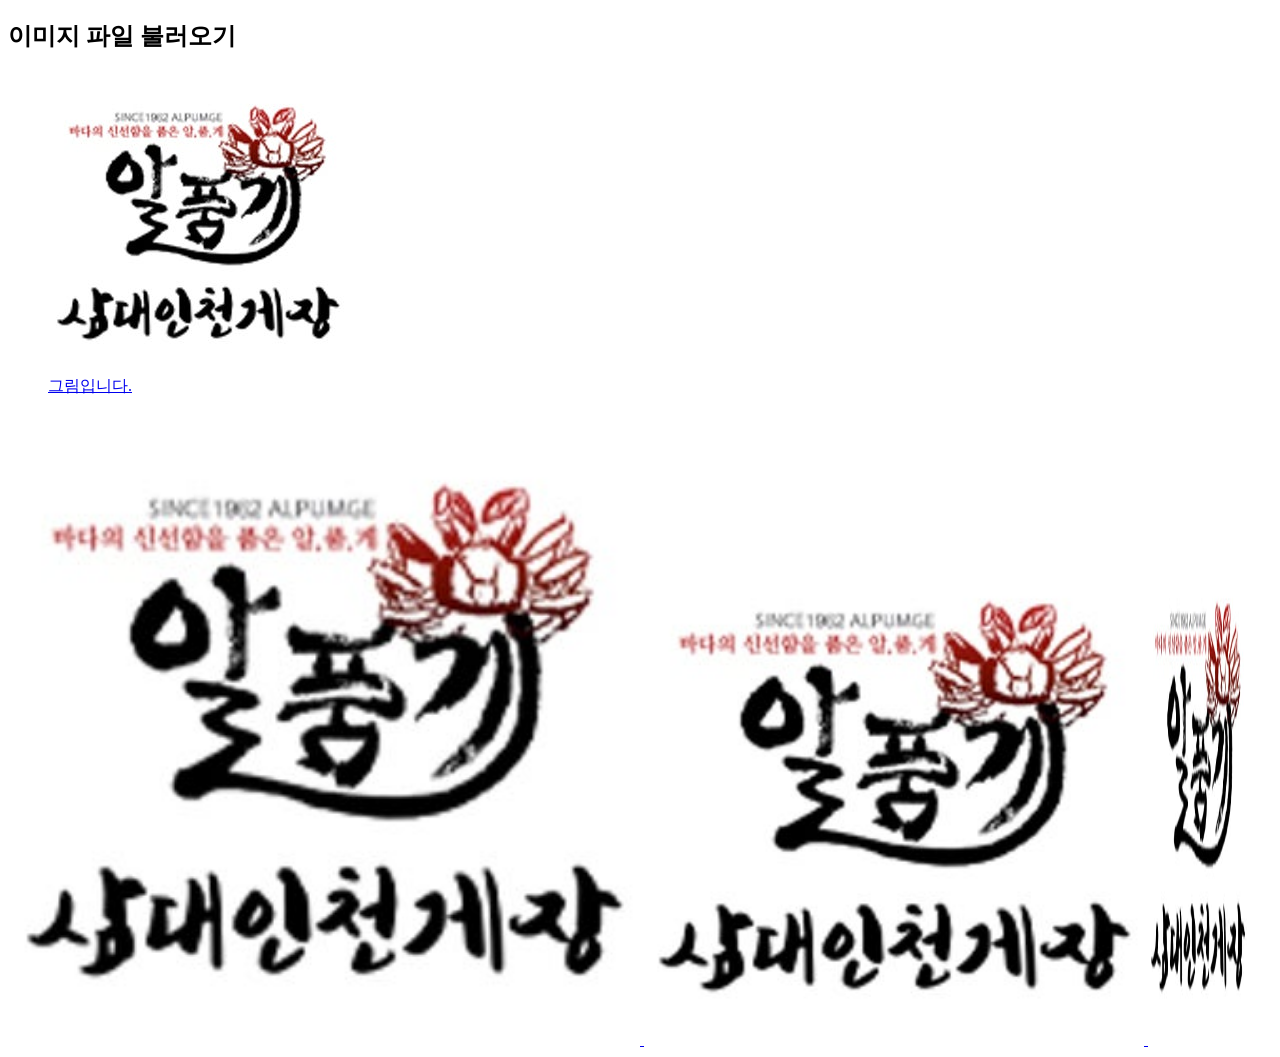
<file: doc2.html>
<!DOCTYPE html>
<html>
    <head>
        <meta charset="UTF-8">
    </head>
    <body>
        <h2> 이미지 파일 불러오기</h2>
        <figure>
            <img src="image1.jpg" alt="사진이 있어야 했는데...."><br>
            <a href="https://encrypted-tbn0.gstatic.com/images?q=tbn:ANd9GcQY0XfRX8hVMt5jce8gbR45dFH0CYE5wW-GH7tpzXIDCg0vO2a37nfFHl7wanpbY1P9dprwtDvCyHoaexrmEjDtwTcX0VK5yWBKQAgIONl5QQ&s=10">
        <figcaption>그림입니다.</figcaption>
        </figure>
        <img src="image1.jpg" width="50%">
        <img src="image1.jpg" height="500px">
        <img src="image1.jpg" width="100" height="500">
    </body>
</html>
</file>
<file: style.css>
:root {
    --bg: #f4f6fb;
    --surface: #ffffff;
    --text: #1f2937;
    --muted: #6b7280;
    --line: #e5e7eb;
    --primary: #4f46e5;
    --primary-dark: #3730a3;
    --accent: #06b6d4;
    --done-bg: #eef2ff;
    --done-line: #c7d2fe;
    --planned-bg: #f3f4f6;
    --radius: 14px;
    --shadow: 0 6px 24px rgba(31, 41, 55, 0.08);
}

* { box-sizing: border-box; }

html { scroll-behavior: smooth; }

body {
    margin: 0;
    font-family: "Noto Sans KR", "Malgun Gothic", sans-serif;
    color: var(--text);
    background: var(--bg);
    line-height: 1.7;
}

.container {
    max-width: 1000px;
    margin: 0 auto;
    padding: 0 24px;
}

a { color: var(--primary); }

/* 구역 라벨 (F-01 ~ F-06) */
.badge {
    display: inline-block;
    margin: 0 0 8px;
    padding: 2px 10px;
    font-size: 0.75rem;
    font-weight: 700;
    letter-spacing: 0.04em;
    color: var(--primary);
    background: var(--done-bg);
    border-radius: 999px;
}

/* ---------- header (F-01, F-02) ---------- */
header {
    color: #fff;
    background: linear-gradient(135deg, var(--primary-dark), var(--primary) 55%, var(--accent));
}

.header-inner {
    display: flex;
    align-items: center;
    justify-content: space-between;
    gap: 24px;
    padding-top: 56px;
    padding-bottom: 32px;
}

header .badge {
    color: #fff;
    background: rgba(255, 255, 255, 0.2);
}

h1 {
    margin: 0;
    font-size: 2.6rem;
    font-weight: 900;
    line-height: 1.2;
}

.affiliation {
    margin: 8px 0 0;
    font-size: 1.1rem;
    font-weight: 500;
    opacity: 0.9;
}

.intro {
    margin: 16px 0 0;
    font-size: 1.25rem;
}

.contact { text-align: right; }

.button {
    display: inline-block;
    padding: 12px 24px;
    font-weight: 700;
    text-decoration: none;
    color: var(--primary-dark);
    background: #fff;
    border-radius: 999px;
    box-shadow: var(--shadow);
    transition: transform 0.15s;
}
.button:hover,
.button:focus-visible { transform: translateY(-2px); }

nav ul {
    display: flex;
    gap: 8px;
    margin: 0;
    padding: 0 0 20px;
    list-style: none;
}
nav a {
    display: inline-block;
    padding: 4px 14px;
    font-size: 0.95rem;
    text-decoration: none;
    color: #fff;
    border: 1px solid rgba(255, 255, 255, 0.5);
    border-radius: 999px;
}
nav a:hover,
nav a:focus-visible { background: rgba(255, 255, 255, 0.2); }

/* ---------- main sections (F-03 ~ F-05) ---------- */
main { padding-top: 40px; padding-bottom: 24px; }

section {
    margin-bottom: 32px;
    padding: 32px;
    background: var(--surface);
    border-radius: var(--radius);
    box-shadow: var(--shadow);
    scroll-margin-top: 16px;
}

h2 {
    margin: 0 0 20px;
    font-size: 1.6rem;
}
h2 .sub {
    margin-left: 8px;
    font-size: 0.95rem;
    font-weight: 500;
    color: var(--muted);
}

/* 분류 / 이수 구분 태그 */
.tag {
    display: inline-block;
    padding: 2px 12px;
    font-size: 0.85rem;
    font-weight: 700;
    white-space: nowrap;
    border-radius: 999px;
}
.tag.project   { color: #3730a3; background: #e0e7ff; }
.tag.award     { color: #92400e; background: #fef3c7; }
.tag.license   { color: #065f46; background: #d1fae5; }
.tag.activity  { color: #9d174d; background: #fce7f3; }
.tag.education { color: #155e75; background: #cffafe; }
.tag.major     { color: #fff;    background: var(--primary); }
.tag.general   { color: #374151; background: #e5e7eb; }

/* F-03 표 */
.table-wrap { overflow-x: auto; }

table {
    width: 100%;
    border-collapse: collapse;
}
caption {
    padding-bottom: 8px;
    text-align: left;
    font-size: 0.85rem;
    color: var(--muted);
}
th, td {
    padding: 14px 16px;
    text-align: left;
    vertical-align: top;
    border-bottom: 1px solid var(--line);
}
th {
    font-size: 0.9rem;
    color: var(--muted);
    background: var(--bg);
}
tbody tr:hover { background: #fafbff; }
td:first-child {
    font-weight: 700;
    white-space: nowrap;
    color: var(--primary);
}

/* F-04 수강 과목 */
.course-list {
    display: grid;
    grid-template-columns: repeat(auto-fill, minmax(280px, 1fr));
    gap: 12px;
    margin: 0;
    padding: 0;
    list-style: none;
}
.course-list li {
    display: flex;
    align-items: center;
    justify-content: space-between;
    gap: 12px;
    padding: 14px 18px;
    background: var(--bg);
    border: 1px solid var(--line);
    border-radius: 10px;
}
.course-list a { font-weight: 700; }

/* F-05 진행률 */
.progress-text {
    margin: -8px 0 6px;
    font-size: 0.95rem;
    color: var(--muted);
}
.progress-text strong { color: var(--primary); }
.progress-bar {
    display: block;
    width: 100%;
    height: 10px;
    margin-bottom: 20px;
    border: 0;
    border-radius: 999px;
    overflow: hidden;
    appearance: none;
    background: var(--done-bg);
}
.progress-bar::-webkit-progress-bar { background: var(--done-bg); }
.progress-bar::-webkit-progress-value { background: var(--primary); border-radius: 999px; }
.progress-bar::-moz-progress-bar { background: var(--primary); border-radius: 999px; }

/* F-05 주차별 링크 */
.legend {
    margin: -8px 0 16px;
    font-size: 0.9rem;
    color: var(--muted);
}
.dot {
    display: inline-block;
    width: 12px;
    height: 12px;
    margin: 0 4px 0 12px;
    border-radius: 50%;
    vertical-align: middle;
}
.legend .dot:first-child { margin-left: 0; }
.done-dot    { background: var(--primary); }
.planned-dot { background: #d1d5db; }

.weeks {
    display: grid;
    grid-template-columns: repeat(auto-fill, minmax(130px, 1fr));
    gap: 12px;
    margin: 0;
    padding: 0;
    list-style: none;
}
.weeks li {
    border-radius: 10px;
    text-align: center;
}
.weeks .num {
    font-size: 1.4rem;
    font-weight: 900;
    margin-right: 2px;
}

.weeks .done {
    background: var(--done-bg);
    border: 1px solid var(--done-line);
    transition: transform 0.15s, box-shadow 0.15s;
}
.weeks .done:hover { transform: translateY(-3px); box-shadow: var(--shadow); }
.weeks .done a {
    display: block;
    padding: 14px 8px;
    font-weight: 700;
    text-decoration: none;
}

.weeks .planned {
    padding: 14px 8px;
    color: #9ca3af;
    background: var(--planned-bg);
    border: 1px dashed #d1d5db;
}
.weeks .planned em { font-size: 0.8rem; font-style: normal; }

/* 실습이 없는 주차: 링크가 아니므로 <a> 대신 <span>을 쓰되 진행 주차와 같은 모양 */
.weeks .done .no-link {
    display: block;
    padding: 14px 8px;
    font-weight: 700;
    color: var(--primary);
}
.weeks .note { display: block; }

/* ---------- footer (F-06) ---------- */
footer {
    padding: 32px 0 40px;
    text-align: center;
    color: var(--muted);
    border-top: 1px solid var(--line);
}
footer p { margin: 0; }
footer .badge { margin-bottom: 8px; }

/* ---------- 인쇄 / PDF 저장 ---------- */
@media print {
    @page { size: A4; margin: 12mm; }

    body { color: #000; background: #fff; font-size: 10pt; line-height: 1.5; }
    header { color: #000; background: none; border-bottom: 2px solid #000; }
    .header-inner { padding-top: 0; padding-bottom: 8px; }
    h1 { font-size: 22pt; }
    .affiliation, .intro { opacity: 1; }
    .intro { font-size: 11pt; }

    nav, .badge, .legend, .progress-bar { display: none; }
    .button { padding: 0; color: #000; background: none; box-shadow: none; }
    .button::after { content: " (github.com/woongkyu1182)"; }

    main { padding-top: 12px; padding-bottom: 0; }
    section { margin-bottom: 14px; padding: 0; box-shadow: none; break-inside: avoid; }
    h2 { margin-bottom: 8px; font-size: 14pt; }

    th { color: #000; background: #eee; }
    th, td { padding: 4px 8px; }
    td:first-child { color: #000; }
    .tag, .tag.project, .tag.award, .tag.license, .tag.activity, .tag.education, .tag.major, .tag.general { color: #000; background: none; border: 1px solid #000; padding: 0 6px; }
    tr { break-inside: avoid; }

    .course-list li, .weeks .done, .weeks .planned { background: none; border: 1px solid #999; }
    .weeks { grid-template-columns: repeat(8, 1fr); gap: 6px; }
    .weeks .planned { color: #666; }

    footer { padding: 8px 0 0; color: #000; border-top: 1px solid #000; }
    a, .weeks .done .no-link { color: #000; text-decoration: none; }
}

/* ---------- 좁은 화면 ---------- */
@media (max-width: 720px) {
    .header-inner { flex-direction: column; align-items: flex-start; padding-top: 40px; }
    .contact { text-align: left; }
    h1 { font-size: 2rem; }
    section { padding: 20px; }
}
</file>
<file: 달빛카페/style.css>
/* ==========================================================
   달빛 카페 — 새벽 콘셉트 (밝은 바탕 + 달빛 포인트)
   모바일 우선, 640px 이상에서 확장
   ========================================================== */

:root {
    --bg: #f4f6fa;            /* 안개 낀 새벽 바탕 */
    --surface: #ffffff;
    --ink: #232c4a;           /* 본문 글자 */
    --ink-soft: #5b6486;      /* 보조 글자 */
    --dawn-navy: #2b3a67;     /* 새벽 남색 */
    --dawn-violet: #b9b4d9;   /* 연보라 */
    --dawn-peach: #f6d7c8;    /* 연한 복숭아 */
    --moon: #f3d98b;          /* 달빛 노랑 */
    --line: #dfe3ee;
    --radius: 14px;
    --gutter: 16px;
    --content: 860px;         /* 본문 최대 폭 */

    /* 일러스트 전용 색 */
    --dawn-mid: #7c78b4;
    --wall: #ebe7f3;
    --floor: #cdc7e0;
    --wood: #93746b;
    --wood-dark: #6c5550;
    --cream: #fbf1e6;
    --leaf: #7fa38b;
    --leaf-dark: #5f8870;
    --font: "Noto Sans KR", "Apple SD Gothic Neo", "Malgun Gothic", sans-serif;
}

*,
*::before,
*::after {
    box-sizing: border-box;
}

html {
    scroll-behavior: smooth;
}

body {
    margin: 0;
    background: var(--bg);
    color: var(--ink);
    font-family: var(--font);
    font-weight: 400;
    line-height: 1.7;
}

h1, h2, h3, p, ul {
    margin: 0;
}

ul {
    padding: 0;
    list-style: none;
}

a {
    color: inherit;
}

/* ---------- 헤더 ---------- */
header {
    position: relative;
    overflow: hidden;
    padding: 56px var(--gutter) 110px;
    /* 새벽 그라데이션: 남색 → 보라 → 복숭아 */
    background: linear-gradient(180deg, #232f58 0%, #3b4780 52%, #6f6aa6 80%, var(--dawn-peach) 100%);
    color: #fff;
    text-align: center;
}

/* 아래쪽이 안개처럼 바탕에 스며든다 */
header::after {
    content: "";
    position: absolute;
    left: 0;
    right: 0;
    bottom: 0;
    height: 70px;
    background: linear-gradient(180deg, rgba(244, 246, 250, 0), var(--bg));
    pointer-events: none;
}

/* 글자는 장식 위에 둔다 */
header > h1,
header > .intro,
header > nav {
    position: relative;
    z-index: 2;
}

header h1 {
    font-size: 2rem;
    font-weight: 500;
    letter-spacing: 0.12em;
    animation: rise 1.4s ease-out both;
}

header .intro {
    margin-top: 10px;
    color: #dcd8f0;
    font-weight: 300;
    animation: rise 1.4s ease-out 0.25s both;
}

header nav {
    animation: rise 1.4s ease-out 0.5s both;
}

/* ---------- 하늘 장식 (별 · 달빛 · 안개) ---------- */
.sky {
    position: absolute;
    inset: 0;
    z-index: 0;
    pointer-events: none;
}

/* 별: 작은 점을 타일처럼 반복, 두 겹이 서로 다른 박자로 깜빡인다 */
.sky::before,
.sky::after {
    content: "";
    position: absolute;
    inset: 0 0 40% 0;
}

.sky::before {
    background-image:
        radial-gradient(1.5px 1.5px at 24px 30px, #fff, transparent),
        radial-gradient(1px 1px at 90px 80px, #fff, transparent),
        radial-gradient(1.5px 1.5px at 150px 20px, #fff, transparent),
        radial-gradient(1px 1px at 200px 100px, #fff, transparent);
    background-size: 240px 130px;
    animation: twinkle 5s ease-in-out infinite alternate;
}

.sky::after {
    background-image:
        radial-gradient(1px 1px at 60px 50px, #f3e9c0, transparent),
        radial-gradient(1.5px 1.5px at 130px 110px, #fff, transparent),
        radial-gradient(1px 1px at 210px 60px, #f3e9c0, transparent);
    background-size: 280px 150px;
    animation: twinkle 7s ease-in-out 1.5s infinite alternate;
}

/* 달빛: 아주 느리게 숨 쉬듯 */
.moon {
    position: absolute;
    top: 24px;
    right: 9%;
    width: 38px;
    height: 38px;
    border-radius: 50%;
    background: var(--moon);
    box-shadow: 0 0 14px 2px rgba(243, 217, 139, 0.5);
}

.moon::after {
    content: "";
    position: absolute;
    inset: -26px;
    border-radius: 50%;
    background: radial-gradient(circle, rgba(243, 217, 139, 0.35), transparent 70%);
    animation: glow 9s ease-in-out infinite alternate;
}

/* 안개: 가로로 천천히 흐른다 (폭 200%, 절반만큼 이동하면 처음과 같다) */
.mist {
    position: absolute;
    left: 0;
    bottom: 20px;
    width: 200%;
    height: 130px;
    background-image:
        radial-gradient(ellipse 28% 26% at 30% 62%, rgba(255, 255, 255, 0.22), transparent),
        radial-gradient(ellipse 24% 30% at 72% 40%, rgba(255, 240, 235, 0.2), transparent);
    background-size: 50% 100%;
    background-repeat: repeat-x;
    animation: drift 70s linear infinite;
}

@keyframes twinkle {
    from { opacity: 0.25; }
    to   { opacity: 0.95; }
}

@keyframes glow {
    from { opacity: 0.45; transform: scale(0.92); }
    to   { opacity: 1;    transform: scale(1.08); }
}

@keyframes drift {
    from { transform: translateX(0); }
    to   { transform: translateX(-50%); }
}

@keyframes rise {
    from { opacity: 0; transform: translateY(10px); }
    to   { opacity: 1; transform: none; }
}

/* 움직임 줄이기 설정을 켠 사용자에게는 모든 움직임을 끈다 */
@media (prefers-reduced-motion: reduce) {
    *,
    *::before,
    *::after {
        animation: none !important;
        transition: none !important;
        scroll-behavior: auto !important;
    }
}

header nav {
    margin-top: 28px;
}

header nav ul {
    display: flex;
    justify-content: center;
    gap: 8px;
}

header nav a {
    display: inline-block;
    padding: 6px 18px;
    border: 1px solid rgba(255, 255, 255, 0.35);
    border-radius: 999px;
    color: #fff;
    font-size: 0.9rem;
    text-decoration: none;
}

header nav a:hover,
header nav a:focus-visible {
    background: var(--moon);
    border-color: var(--moon);
    color: var(--dawn-navy);
}

/* ---------- 본문 공통 ---------- */
main {
    max-width: var(--content);
    margin: 0 auto;
    padding: 0 var(--gutter);
}

section {
    padding: 48px 0 8px;
}

section h2 {
    margin-bottom: 20px;
    padding-bottom: 8px;
    border-bottom: 2px solid var(--moon);
    display: inline-block;
    font-size: 1.3rem;
    font-weight: 500;
    letter-spacing: 0.06em;
}

/* ---------- 카페 내부 일러스트 (SVG) ---------- */
.scene {
    margin: 8px 0 0;
}

.scene-art {
    display: block;
    width: 100%;
    height: auto;
    border-radius: var(--radius);
    box-shadow: 0 6px 22px rgba(35, 44, 74, 0.12);
}

.scene figcaption {
    margin-top: 10px;
    color: var(--ink-soft);
    font-size: 0.85rem;
    font-weight: 300;
    text-align: center;
}

/* 하늘 그라데이션 */
.sky-a { stop-color: var(--dawn-navy); }
.sky-b { stop-color: var(--dawn-mid); }
.sky-c { stop-color: var(--dawn-peach); }

/* 공간 */
.s-wall { fill: var(--wall); }
.s-floor { fill: var(--floor); }
.s-base { fill: var(--wood-dark); }
.s-lightpatch { fill: var(--dawn-peach); opacity: 0.4; }

/* 창문 */
.s-frame { fill: var(--dawn-navy); }
.s-sill { fill: var(--cream); }
.s-sky { fill: url(#sky-grad); }
.s-moon { fill: var(--moon); }
.s-moon-halo {
    fill: var(--moon);
    opacity: 0.3;
    transform-box: fill-box;
    transform-origin: center;
    animation: glow 9s ease-in-out infinite alternate;
}
.s-star {
    fill: #fff;
    animation: twinkle 4s ease-in-out infinite alternate;
}
.s-star:nth-child(3n) { animation-duration: 6s; animation-delay: 0.8s; }
.s-star:nth-child(3n + 1) { animation-duration: 5s; animation-delay: 1.6s; }
.s-star:nth-child(4n) { animation-delay: 2.4s; }
.s-cloud {
    fill: #fff;
    opacity: 0.28;
    animation: cloud-move 42s ease-in-out infinite alternate;
}
.s-cloud-b {
    animation-duration: 56s;
    animation-direction: alternate-reverse;
}
.s-hill-far { fill: #55528f; }
.s-hill-near { fill: var(--dawn-navy); }

/* 창가 자리 */
.s-wood { fill: var(--wood); }
.s-cushion { fill: var(--cream); }
.s-pillow-a { fill: var(--dawn-violet); }
.s-pillow-b { fill: var(--moon); }

/* 조명 */
.s-cord { stroke: var(--wood-dark); stroke-width: 2; }
.s-shade { fill: var(--dawn-navy); }
.s-lamp-glow {
    fill: var(--moon);
    opacity: 0.35;
    animation: lamp-breathe 6s ease-in-out infinite alternate;
}
.s-lamp-b .s-lamp-glow { animation-duration: 7.5s; animation-delay: 1.2s; }
.s-lamp-c .s-lamp-glow { animation-duration: 5.5s; animation-delay: 2.4s; }

/* 선반 */
.s-shelf { fill: var(--wood-dark); }
.s-jar { fill: var(--cream); }
.s-jar-lid { fill: var(--wood); }
.s-mug { fill: var(--cream); }
.s-book-a { fill: var(--dawn-navy); }
.s-book-b { fill: var(--dawn-violet); }
.s-book-c { fill: var(--dawn-peach); }
.s-pot { fill: var(--wood); }
.s-leaf { fill: var(--leaf); }
.s-leaf-b { fill: var(--leaf-dark); }

/* 카운터 */
.s-counter { fill: var(--wood); }
.s-slat { fill: var(--wood-dark); opacity: 0.45; }
.s-counter-top { fill: var(--wood-dark); }
.s-dome-base { fill: var(--wood-dark); }
.s-dome { fill: #fff; opacity: 0.55; }
.s-cake { fill: var(--dawn-peach); stroke: var(--wood); stroke-width: 1.5; }
.s-machine { fill: var(--dawn-navy); }
.s-machine-top { fill: var(--dawn-mid); }
.s-machine-detail { fill: var(--dawn-violet); }
.s-gauge { fill: var(--moon); }

/* 테이블과 의자 */
.s-chair { fill: var(--wood-dark); }
.s-table-top { fill: var(--cream); stroke: var(--wood); stroke-width: 3; }
.s-table-leg { fill: var(--wood); }
.s-table-base { fill: var(--wood-dark); }
.s-plate { fill: #fff; stroke: var(--dawn-violet); stroke-width: 1.5; }

@keyframes cloud-move {
    from { transform: translateX(-22px); }
    to   { transform: translateX(44px); }
}

@keyframes lamp-breathe {
    from { opacity: 0.1; }
    to   { opacity: 0.34; }
}

/* ---------- 시그니처 ---------- */
.signature-list {
    display: grid;
    gap: 12px;
}

.signature-list li {
    padding: 18px 20px;
    border: 1px solid var(--line);
    border-left: 4px solid var(--moon);
    border-radius: var(--radius);
    background: var(--surface);
}

.signature-list h3 {
    font-size: 1.05rem;
    font-weight: 500;
}

.signature-list p {
    color: var(--ink-soft);
    font-size: 0.92rem;
}

.signature-list .price {
    margin-top: 6px;
    color: var(--dawn-navy);
    font-weight: 500;
}

/* hidden 속성이 표시 방식에 덮어쓰이지 않게 한다 */
[hidden] {
    display: none !important;
}

/* ---------- 분류 탭 (JS가 만든다) ---------- */
.tabs {
    display: flex;
    gap: 8px;
    margin-bottom: 16px;
}

.tab {
    padding: 7px 20px;
    border: 1px solid var(--line);
    border-radius: 999px;
    background: var(--surface);
    color: var(--ink-soft);
    font: inherit;
    font-size: 0.9rem;
    cursor: pointer;
    transition: background-color 0.3s ease, color 0.3s ease, border-color 0.3s ease;
}

.tab:hover {
    border-color: var(--dawn-violet);
}

.tab.is-selected {
    border-color: var(--dawn-navy);
    background: var(--dawn-navy);
    color: #fff;
}

.tab:focus-visible {
    outline: 3px solid var(--moon);
    outline-offset: 2px;
}

/* ---------- 메뉴 표 (모바일: 카드형) ---------- */
.table-wrap {
    overflow-x: auto;
}

table {
    width: 100%;
    border-collapse: collapse;
}

caption {
    position: absolute;
    width: 1px;
    height: 1px;
    overflow: hidden;
    clip-path: inset(50%);
    white-space: nowrap;
}

thead {
    position: absolute;
    width: 1px;
    height: 1px;
    overflow: hidden;
    clip-path: inset(50%);
}

tbody tr {
    display: block;
    margin-bottom: 10px;
    padding: 14px 18px;
    border: 1px solid var(--line);
    border-radius: var(--radius);
    background: var(--surface);
}

tbody th,
tbody td {
    display: block;
    padding: 0;
    text-align: left;
    word-break: keep-all;
}

tbody th {
    font-weight: 500;
}

tbody td {
    color: var(--ink-soft);
    font-size: 0.92rem;
}

tbody td:nth-child(3) {
    margin-top: 4px;
    color: var(--dawn-navy);
    font-weight: 500;
}

/* ---------- 옵션 선택 · 담기 (JS가 만든다) ---------- */
.visually-hidden {
    position: absolute;
    width: 1px;
    height: 1px;
    overflow: hidden;
    clip-path: inset(50%);
    white-space: nowrap;
}

tbody td.order {
    display: flex;
    flex-wrap: wrap;
    align-items: center;
    gap: 8px;
    margin-top: 12px;
}

.options {
    display: flex;
    gap: 6px;
}

.opt {
    min-width: 56px;
    min-height: 36px;
    padding: 6px 14px;
    border: 1px solid var(--line);
    border-radius: 999px;
    background: var(--surface);
    color: var(--ink-soft);
    font: inherit;
    font-size: 0.8rem;
    cursor: pointer;
    transition: background-color 0.3s ease, color 0.3s ease, border-color 0.3s ease;
}

.opt.is-selected {
    border-color: var(--dawn-navy);
    background: var(--dawn-navy);
    color: #fff;
}

.opt:disabled {
    border-style: dashed;
    background: transparent;
    color: #a9afc4;
    cursor: not-allowed;
}

.add {
    margin-left: auto;
    min-height: 36px;
    padding: 7px 18px;
    border: 0;
    border-radius: 999px;
    background: var(--moon);
    color: var(--dawn-navy);
    font: inherit;
    font-size: 0.85rem;
    font-weight: 500;
    cursor: pointer;
    transition: transform 0.2s ease, background-color 0.3s ease;
}

.add:hover {
    background: #f0cf70;
}

.add:active {
    transform: scale(0.96);
}

/* 담았을 때: 달빛이 한 번 번지듯 */
.add.added {
    animation: added-glow 0.7s ease-out;
}

@keyframes added-glow {
    from { box-shadow: 0 0 0 0 rgba(243, 217, 139, 0.8); }
    to   { box-shadow: 0 0 0 14px rgba(243, 217, 139, 0); }
}

/* 스크롤하면 부드럽게 떠오름 (class는 JS가 붙인다) */
.reveal {
    opacity: 0;
    transform: translateY(14px);
    transition: opacity 0.8s ease, transform 0.8s ease;
}

.reveal.is-visible {
    opacity: 1;
    transform: none;
}

.opt:focus-visible,
.add:focus-visible {
    outline: 3px solid var(--dawn-navy);
    outline-offset: 2px;
}

/* ---------- 하단 장바구니 바 ---------- */
body.has-cart {
    padding-bottom: 76px;
}

.cart-bar {
    position: fixed;
    left: 0;
    right: 0;
    bottom: 0;
    z-index: 10;
    padding: 0 var(--gutter) env(safe-area-inset-bottom, 0px);
    background: var(--dawn-navy);
    color: #fff;
    box-shadow: 0 -4px 18px rgba(35, 44, 74, 0.18);
    animation: bar-up 0.6s ease-out both;
}

.cart-bar.bump {
    animation: bar-bump 0.45s ease-out;
}

.cart-bar-inner {
    display: flex;
    align-items: center;
    gap: 12px;
    width: 100%;
    max-width: var(--content);
    margin: 0 auto;
    padding: 15px 0;   /* 바 전체 높이가 눌리는 영역이 된다 */
    border: 0;
    background: none;
    color: inherit;
    font: inherit;
    text-align: left;
    cursor: pointer;
}

.cart-count {
    margin-right: auto;
}

.cart-total {
    color: var(--moon);
    font-weight: 500;
}

.cart-view {
    padding: 3px 12px;
    border: 1px solid rgba(255, 255, 255, 0.45);
    border-radius: 999px;
    font-size: 0.8rem;
}

.cart-bar-inner:focus-visible {
    outline: 3px solid var(--moon);
    outline-offset: 4px;
}

/* ---------- 장바구니 패널 (dialog) ---------- */
body.dialog-open {
    overflow: hidden;
}

.cart-dialog {
    width: 100%;
    max-width: 560px;
    max-height: 82vh;
    margin: auto auto 0;
    padding: 0;
    border: 0;
    border-radius: 22px 22px 0 0;
    background: var(--surface);
    color: var(--ink);
    overflow: auto;
}

.cart-dialog[open] {
    animation: sheet-up 0.45s ease-out both;
}

.cart-dialog::backdrop {
    background: rgba(35, 44, 74, 0.5);
}

.cart-sheet {
    padding: 22px var(--gutter) calc(26px + env(safe-area-inset-bottom, 0px));
}

.cart-head {
    display: flex;
    align-items: center;
    justify-content: space-between;
    margin-bottom: 8px;
}

.cart-head h2 {
    margin: 0;
    padding: 0;
    border: 0;
    font-size: 1.15rem;
}

.cart-close {
    padding: 5px 14px;
    border: 1px solid var(--line);
    border-radius: 999px;
    background: var(--surface);
    color: var(--ink-soft);
    font: inherit;
    font-size: 0.85rem;
    cursor: pointer;
}

.cart-empty {
    padding: 28px 0;
    color: var(--ink-soft);
    text-align: center;
}

.cart-item {
    display: grid;
    grid-template-columns: 1fr auto;
    align-items: center;
    gap: 6px 12px;
    padding: 14px 0;
    border-bottom: 1px solid var(--line);
}

.item-info {
    display: flex;
    flex-wrap: wrap;
    align-items: baseline;
    gap: 2px 8px;
    word-break: keep-all;
}

.item-opt {
    padding: 0 8px;
    border-radius: 999px;
    background: var(--dawn-peach);
    color: var(--dawn-navy);
    font-size: 0.72rem;
}

.item-unit {
    flex-basis: 100%;
    color: var(--ink-soft);
    font-size: 0.85rem;
}

.item-controls {
    display: flex;
    align-items: center;
    gap: 6px;
}

.qty-btn {
    width: 38px;
    height: 38px;
    border: 1px solid var(--line);
    border-radius: 50%;
    background: var(--surface);
    color: var(--dawn-navy);
    font: inherit;
    font-size: 1.1rem;
    line-height: 1;
    cursor: pointer;
}

.qty-btn:disabled {
    color: #a9afc4;
    cursor: not-allowed;
}

.item-qty {
    min-width: 26px;
    text-align: center;
    font-weight: 500;
}

.item-line {
    color: var(--dawn-navy);
    font-weight: 500;
}

.item-remove {
    justify-self: end;
    padding: 8px 4px;
    border: 0;
    background: none;
    color: var(--ink-soft);
    font: inherit;
    font-size: 0.82rem;
    text-decoration: underline;
    cursor: pointer;
}

.cart-sum {
    display: flex;
    align-items: baseline;
    justify-content: space-between;
    margin-top: 16px;
    font-size: 1.05rem;
}

.cart-sum-value {
    color: var(--dawn-navy);
    font-size: 1.2rem;
}

/* ---------- 테이블 번호 · 주문하기 ---------- */
.order-form {
    margin-top: 22px;
    padding-top: 18px;
    border-top: 1px dashed var(--line);
}

.order-form label {
    display: block;
    margin-bottom: 6px;
    font-weight: 500;
}

.order-form input {
    width: 100%;
    padding: 11px 14px;
    border: 1px solid var(--line);
    border-radius: 12px;
    background: var(--bg);
    color: var(--ink);
    font: inherit;
    font-size: 1.05rem;
}

.order-form input:focus-visible {
    outline: 3px solid var(--moon);
    outline-offset: 1px;
    border-color: var(--dawn-navy);
}

.order-form input[aria-invalid="true"] {
    border-color: #b3402a;
}

.field-hint {
    margin-top: 6px;
    color: var(--ink-soft);
    font-size: 0.82rem;
}

.field-error {
    margin-top: 6px;
    color: #b3402a;
    font-size: 0.88rem;
    font-weight: 500;
}

.order-submit {
    display: block;
    width: 100%;
    margin-top: 16px;
    padding: 13px 16px;
    border: 0;
    border-radius: 999px;
    background: var(--dawn-navy);
    color: #fff;
    font: inherit;
    font-weight: 500;
    cursor: pointer;
    transition: background-color 0.3s ease, transform 0.2s ease;
}

.order-submit:hover {
    background: #36477e;
}

.order-submit:active {
    transform: scale(0.98);
}

.order-submit:focus-visible {
    outline: 3px solid var(--moon);
    outline-offset: 3px;
}

/* ---------- 주문 완료 화면 ---------- */
.order-done {
    padding-top: 6px;
    text-align: center;
}

.order-done:not([hidden]) {
    animation: rise 0.8s ease-out both;
}

/* 완료 화면: 달이 천천히 떠오른다 */
.done-moon {
    width: 46px;
    height: 46px;
    margin: 4px auto 8px;
    border-radius: 50%;
    background: var(--moon);
    box-shadow: 0 0 18px 4px rgba(243, 217, 139, 0.55);
    animation: moonrise 1.8s ease-out both;
}

@keyframes moonrise {
    from { transform: translateY(36px); opacity: 0; }
    to   { transform: none; opacity: 1; }
}

.done-title {
    margin: 10px 0 4px;
    color: var(--dawn-navy);
    font-size: 1.3rem;
    font-weight: 500;
}

.done-title:focus {
    outline: none;
}

.done-where {
    color: var(--ink-soft);
}

.done-items {
    margin: 18px 0 6px;
    padding: 14px 16px;
    border-radius: var(--radius);
    background: var(--bg);
    text-align: left;
    word-break: keep-all;
}

.done-items li + li {
    margin-top: 4px;
}

.order-done .cart-sum {
    margin-top: 12px;
}

.done-note {
    margin-top: 18px;
}

.done-demo {
    margin-top: 6px;
    color: var(--ink-soft);
    font-size: 0.8rem;
}

.cart-close:focus-visible,
.qty-btn:focus-visible,
.item-remove:focus-visible {
    outline: 3px solid var(--dawn-navy);
    outline-offset: 2px;
}

@keyframes sheet-up {
    from { transform: translateY(40px); opacity: 0; }
    to   { transform: none; opacity: 1; }
}

@keyframes bar-up {
    from { transform: translateY(100%); }
    to   { transform: none; }
}

@keyframes bar-bump {
    0%   { transform: translateY(0); }
    35%  { transform: translateY(-5px); }
    100% { transform: translateY(0); }
}

.mark {
    display: inline-block;
    margin-left: 6px;
    padding: 0 8px;
    border-radius: 999px;
    background: var(--moon);
    color: var(--dawn-navy);
    font-size: 0.72rem;
    font-weight: 500;
    vertical-align: middle;
}

/* ---------- 푸터 ---------- */
footer {
    margin-top: 56px;
    padding: 28px var(--gutter);
    background: var(--dawn-navy);
    color: var(--dawn-violet);
    font-size: 0.85rem;
    text-align: center;
}

/* ---------- 키보드 포커스 ---------- */
a:focus-visible {
    outline: 3px solid var(--moon);
    outline-offset: 2px;
}

/* ---------- 640px 이상: 표를 일반 표로 ---------- */
@media (min-width: 641px) {
    header {
        padding: 80px var(--gutter) 130px;
    }

    header h1 {
        font-size: 2.6rem;
    }

    .signature-list {
        grid-template-columns: repeat(3, 1fr);
    }

    thead {
        position: static;
        width: auto;
        height: auto;
        overflow: visible;
        clip-path: none;
    }

    table {
        background: var(--surface);
        border: 1px solid var(--line);
        border-radius: var(--radius);
        border-collapse: separate;
        border-spacing: 0;
        overflow: hidden;
    }

    thead th {
        padding: 12px 16px;
        background: var(--dawn-peach);
        color: var(--dawn-navy);
        font-weight: 500;
        text-align: left;
    }

    /* 표 행은 투명도만 바꾼다 (이동은 카드형일 때만) */
    tbody tr.reveal {
        transform: none;
    }

    tbody tr {
        display: table-row;
        margin: 0;
        padding: 0;
        border: 0;
        border-radius: 0;
    }

    tbody th,
    tbody td {
        display: table-cell;
        padding: 14px 16px;
        border-top: 1px solid var(--line);
    }

    tbody td:nth-child(3) {
        margin-top: 0;
        white-space: nowrap;
    }

    tbody td.order {
        display: table-cell;
        margin-top: 0;
        white-space: nowrap;
    }

    tbody td.order .options {
        display: inline-flex;
        margin-right: 8px;
        vertical-align: middle;
    }

    tbody td.order .add {
        margin-left: 0;
        vertical-align: middle;
    }
}
</file>
